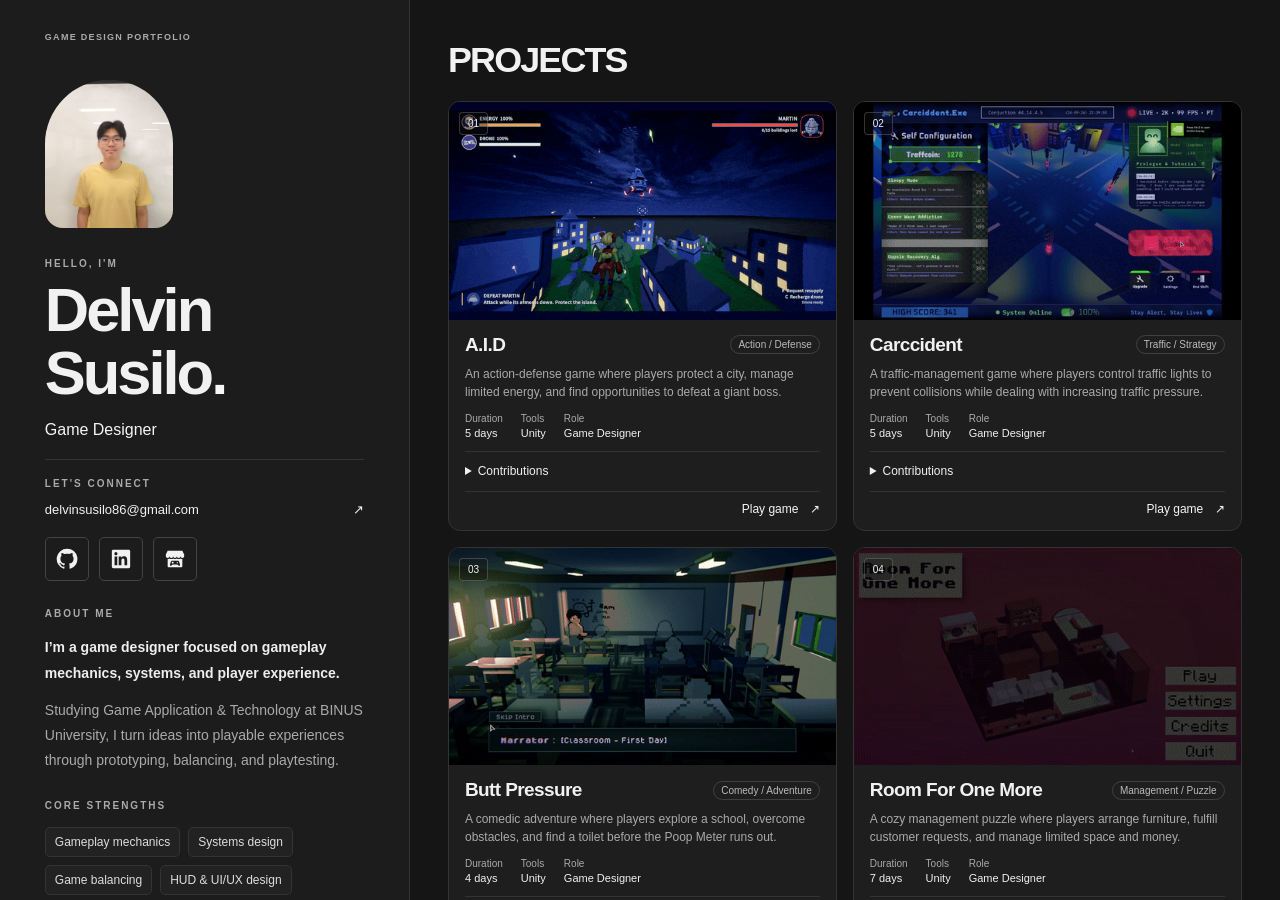
<file: index.html>
<!doctype html>
<html lang="en">
<head>
  <meta charset="utf-8">
  <meta name="viewport" content="width=device-width, initial-scale=1">
  <title>Delvin Susilo | Game Designer</title>
  <meta name="description" content="Game design projects by Delvin Susilo. Systems, progression, and player experience.">
  <link rel="stylesheet" href="style.css">
</head>
<body>
  <a class="skip-link" href="#projects">Skip to projects</a>
  <aside class="profile" aria-labelledby="profile-name">
    <div class="profile-top">
      <span class="eyebrow">Game design portfolio</span>
    </div>
    <div class="profile-content">
      <div class="portrait">
        <img src="assets/PhotoGuweh.jpeg" alt="Delvin Susilo" onerror="this.hidden=true">
      </div>
      <p class="eyebrow introduction">Hello, I'm</p>
      <h1 id="profile-name">Delvin <span class="surname">Susilo<span class="accent">.</span></span></h1>
      <p class="role">Game Designer</p>
      <div class="contact-block">
        <h2 class="eyebrow">Let's connect</h2>
        <a class="email" href="mailto:delvinsusilo86@gmail.com">delvinsusilo86@gmail.com <span aria-hidden="true">↗</span></a>
        <nav class="social-links" aria-label="Social links">
          <a href="https://github.com/Delv-Dev" aria-label="GitHub" title="GitHub">
            <svg viewBox="0 0 24 24" aria-hidden="true" focusable="false"><path fill="currentColor" d="M12 .75a11.25 11.25 0 0 0-3.558 21.923c.563.104.768-.244.768-.542 0-.267-.01-.974-.015-1.912-3.13.68-3.791-1.508-3.791-1.508-.512-1.3-1.25-1.646-1.25-1.646-1.022-.7.077-.686.077-.686 1.13.08 1.725 1.16 1.725 1.16 1.005 1.722 2.637 1.225 3.28.937.102-.728.393-1.225.715-1.507-2.498-.284-5.124-1.25-5.124-5.565 0-1.23.44-2.233 1.16-3.02-.116-.284-.503-1.43.11-2.98 0 0 .945-.303 3.094 1.154A10.79 10.79 0 0 1 12 6.18c.956.004 1.919.13 2.818.378 2.147-1.457 3.09-1.154 3.09-1.154.615 1.55.229 2.696.113 2.98.722.787 1.158 1.79 1.158 3.02 0 4.326-2.63 5.278-5.136 5.557.404.35.765 1.043.765 2.1 0 1.517-.014 2.74-.014 3.112 0 .3.203.65.774.54A11.252 11.252 0 0 0 12 .75Z"/></svg>
          </a>
          <a href="https://www.linkedin.com/in/delvin-susilo/" aria-label="LinkedIn" title="LinkedIn">
            <svg viewBox="0 0 24 24" aria-hidden="true" focusable="false"><path fill="currentColor" d="M20.447 2H3.553C2.695 2 2 2.678 2 3.514v16.972C2 21.322 2.695 22 3.553 22h16.894C21.305 22 22 21.322 22 20.486V3.514C22 2.678 21.305 2 20.447 2ZM7.93 18.747H4.962V9.203H7.93v9.544ZM6.446 7.9a1.72 1.72 0 1 1 0-3.44 1.72 1.72 0 0 1 0 3.44Zm12.3 10.847h-2.965v-4.642c0-1.107-.021-2.531-1.543-2.531-1.545 0-1.781 1.206-1.781 2.451v4.722H9.492V9.203h2.846v1.304h.04c.396-.751 1.364-1.543 2.807-1.543 3.002 0 3.557 1.976 3.557 4.546v5.237Z"/></svg>
          </a>
          <a href="https://dupow.itch.io/" aria-label="itch.io" title="itch.io">
            <svg viewBox="0 0 24 24" aria-hidden="true" focusable="false"><path fill="currentColor" d="M4 3h16l2 4v2a2 2 0 0 1-4 0 2 2 0 0 1-4 0 2 2 0 0 1-4 0 2 2 0 0 1-4 0 2 2 0 0 1-4 0V7l2-4ZM4 12a3.5 3.5 0 0 0 2-.63 3.5 3.5 0 0 0 4 0 3.5 3.5 0 0 0 4 0 3.5 3.5 0 0 0 4 0 3.5 3.5 0 0 0 2 .63v8a1 1 0 0 1-1 1H5a1 1 0 0 1-1-1v-8Z"/><path fill="#1c1c1c" d="M9 14h6c1 0 1.5.7 1.8 1.8l.7 2.6c.2.8-.7 1.4-1.3.9L14.5 18h-5l-1.7 1.3c-.6.5-1.5-.1-1.3-.9l.7-2.6C7.5 14.7 8 14 9 14Z"/><path stroke="currentColor" stroke-width="1.2" d="M9.5 15v2m-1-1h2"/><circle fill="currentColor" cx="14.5" cy="16" r=".7"/></svg>
          </a>
        </nav>
      </div>
      <section class="bio" aria-labelledby="about-title">
        <h2 id="about-title" class="eyebrow">About me</h2>
        <p><strong>I’m a game designer focused on gameplay mechanics, systems, and player experience.</strong></p>
        <p>Studying Game Application &amp; Technology at BINUS University, I turn ideas into playable experiences through prototyping, balancing, and playtesting.</p>
        <section class="about-skills" aria-labelledby="strengths-title">
          <h3 id="strengths-title" class="eyebrow">Core strengths</h3>
          <ul class="skill-tags">
            <li>Gameplay mechanics</li>
            <li>Systems design</li>
            <li>Game balancing</li>
            <li>HUD &amp; UI/UX design</li>
            <li>Playtesting &amp; iteration</li>
          </ul>
        </section>
        <section class="about-skills" aria-labelledby="tools-title">
          <h3 id="tools-title" class="eyebrow">Tools</h3>
          <ul class="tool-icons" aria-label="Software tools">
            <li><span class="tool-icon" tabindex="0" data-tooltip="Unity"><img src="assets/icons/unity.svg" alt="Unity" width="24" height="24"></span></li>
            <li><span class="tool-icon" tabindex="0" data-tooltip="Blender"><img src="assets/icons/blender.svg" alt="Blender" width="24" height="24"></span></li>
            <li><span class="tool-icon" tabindex="0" data-tooltip="MagicaVoxel"><img src="assets/icons/magicavoxel.png" alt="MagicaVoxel" width="24" height="24"></span></li>
            <li><span class="tool-icon" tabindex="0" data-tooltip="Aseprite"><img src="assets/icons/aseprite.svg" alt="Aseprite" width="24" height="24"></span></li>
            <li><span class="tool-icon" tabindex="0" data-tooltip="Miro"><img src="assets/icons/miro.svg" alt="Miro" width="24" height="24"></span></li>
            <li><span class="tool-icon" tabindex="0" data-tooltip="Figma"><img src="assets/icons/figma.svg" alt="Figma" width="24" height="24"></span></li>
          </ul>
        </section>
      </section>
    </div>
    <p class="profile-bottom">A little curiosity. A lot of play.</p>
  </aside>
  <main id="projects" tabindex="0" aria-labelledby="projects-title">
    <header class="projects-header">
      <h2 id="projects-title">PROJECTS</h2>
    </header>
    <div class="project-list">
      <article class="project project-aid">
        <div class="preview">
          <div class="preview-placeholder" aria-hidden="true"><span class="preview-kicker">Action / Defense</span><span class="preview-name">A.I.D</span><span class="preview-note">Gameplay preview coming soon</span></div>
          <img src="assets/aid.gif" alt="A.I.D gameplay" onerror="this.hidden=true">
          <span class="project-number">01</span>
        </div>
        <div class="project-copy">
          <div class="project-title"><h3><a class="project-link" href="projects/aid.html">A.I.D</a></h3><span class="genre">Action / Defense</span></div>
          <p>An action-defense game where players protect a city, manage limited energy, and find opportunities to defeat a giant boss.</p>
          <dl class="project-meta"><div><dt>Duration</dt><dd>5 days</dd></div><div><dt>Tools</dt><dd>Unity</dd></div><div><dt>Role</dt><dd>Game Designer</dd></div></dl>
          <details class="contributions">
            <summary>Contributions</summary>
            <p>I shaped and refined gameplay rules during development and subsequent polishing, including player survivability, defeat conditions, energy management, and the support drone’s behavior. I established that the player character should remain invulnerable, with failure tied to city destruction and encounter objectives.</p>
            <p>I directed refinements to the relationship between the player and the drone, including toggle-based resupply and recharge controls. I also specified that energy should not regenerate passively, keeping the drone central to resource management.</p>
            <p>For the boss encounter, I contributed to the refinement of phase interactions and proposed rewarding redirected missiles by shortening Martin’s shield duration.</p>
            <p>I also directed HUD and presentation improvements, prioritizing energy visibility, boss health, building losses, and drone-state feedback. My polish work extended to the nighttime visual direction, combat effects, menu presentation, and replay flow.</p>
            <p>During the polishing stage, I used AI-assisted coding support to implement and troubleshoot changes, while providing design requirements and feedback.</p>
          </details>
          <footer class="project-footer"><a href="https://dupow.itch.io/aid">Play game <span aria-hidden="true">↗</span></a></footer>
        </div>
      </article>
      <article class="project project-carccident">
        <div class="preview">
          <div class="preview-placeholder" aria-hidden="true"><span class="preview-kicker">Traffic / Strategy</span><span class="preview-name">Carccident</span><span class="preview-note">Gameplay preview coming soon</span></div>
          <img src="assets/carccident.gif" alt="Carccident gameplay" loading="lazy" onerror="this.hidden=true">
          <span class="project-number">02</span>
        </div>
        <div class="project-copy">
          <div class="project-title"><h3><a class="project-link" href="projects/carccident.html">Carccident</a></h3><span class="genre">Traffic / Strategy</span></div>
          <p>A traffic-management game where players control traffic lights to prevent collisions while dealing with increasing traffic pressure.</p>
          <dl class="project-meta"><div><dt>Duration</dt><dd>5 days</dd></div><div><dt>Tools</dt><dd>Unity</dd></div><div><dt>Role</dt><dd>Game Designer</dd></div></dl>
          <details class="contributions">
            <summary>Contributions</summary>
            <p>Designed the core traffic-control mechanics and intersection layouts, shaping how players manage competing traffic flows. Worked on gameplay balancing to create challenging situations while keeping the rules understandable.</p>
          </details>
          <footer class="project-footer"><a href="https://natookie.itch.io/carccident">Play game <span aria-hidden="true">↗</span></a></footer>
        </div>
      </article>
      <article class="project project-butt">
        <div class="preview">
          <div class="preview-placeholder" aria-hidden="true"><span class="preview-kicker">Comedy / Adventure</span><span class="preview-name">Butt Pressure</span><span class="preview-note">Gameplay preview coming soon</span></div>
          <img src="assets/butt-pressure.gif" alt="Butt Pressure gameplay" loading="lazy" onerror="this.hidden=true">
          <span class="project-number">03</span>
        </div>
        <div class="project-copy">
          <div class="project-title"><h3><a class="project-link" href="projects/butt-pressure.html">Butt Pressure</a></h3><span class="genre">Comedy / Adventure</span></div>
          <p>A comedic adventure where players explore a school, overcome obstacles, and find a toilet before the Poop Meter runs out.</p>
          <dl class="project-meta"><div><dt>Duration</dt><dd>4 days</dd></div><div><dt>Tools</dt><dd>Unity</dd></div><div><dt>Role</dt><dd>Game Designer</dd></div></dl>
          <details class="contributions">
            <summary>Contributions</summary>
            <p>Minigame design, Poop Meter system, and supporting asset selection, including fonts and sound effects.</p>
          </details>
          <footer class="project-footer"><a href="https://dupow.itch.io/butt-pressure">Play game <span aria-hidden="true">↗</span></a></footer>
        </div>
      </article>
      <article class="project project-room">
        <div class="preview">
          <div class="preview-placeholder" aria-hidden="true"><span class="preview-kicker">Management / Puzzle</span><span class="preview-name">Room For<br>One More</span><span class="preview-note">Gameplay preview coming soon</span></div>
          <img src="assets/room-for-one-more.gif" alt="Room For One More gameplay" loading="lazy" onerror="this.hidden=true">
          <span class="project-number">04</span>
        </div>
        <div class="project-copy">
          <div class="project-title"><h3><a class="project-link" href="projects/room-for-one-more.html">Room For One More</a></h3><span class="genre">Management / Puzzle</span></div>
          <p>A cozy management puzzle where players arrange furniture, fulfill customer requests, and manage limited space and money.</p>
          <dl class="project-meta"><div><dt>Duration</dt><dd>7 days</dd></div><div><dt>Tools</dt><dd>Unity</dd></div><div><dt>Role</dt><dd>Game Designer</dd></div></dl>
          <details class="contributions">
            <summary>Contributions</summary>
            <p><strong>Personal Contributions — Game Designer</strong></p>
            <p>Created the initial concept for the “Limited Space” theme, inspired by the room customization in PewDiePie’s Tuber Simulator. Designed the initial core loop around a starting budget, requests from a grandmother character, and purchasing and arranging furniture within a limited room.</p>
            <p>Collaborated with another game designer to develop the game flow, furniture database, and task requirements, including furniture prices, dimensions, stats, and task rewards. I also contributed ideas for several furniture items.</p>
            <p>During team discussions, I proposed limiting furniture sales per round to preserve the challenge of limited space, and contributed to the tipping system as an additional source of income. Both systems were implemented. The game still requires further balancing between budget, task demands, and room capacity.</p>
          </details>
          <footer class="project-footer"><a href="https://maximillian520.itch.io/room-for-one-more">Play game <span aria-hidden="true">↗</span></a></footer>
        </div>
      </article>
    </div>
    <footer class="page-footer"><span>Delvin Susilo · Game Design</span><a href="#projects">Back to top ↑</a></footer>
  </main>
</body>
</html>
</file>
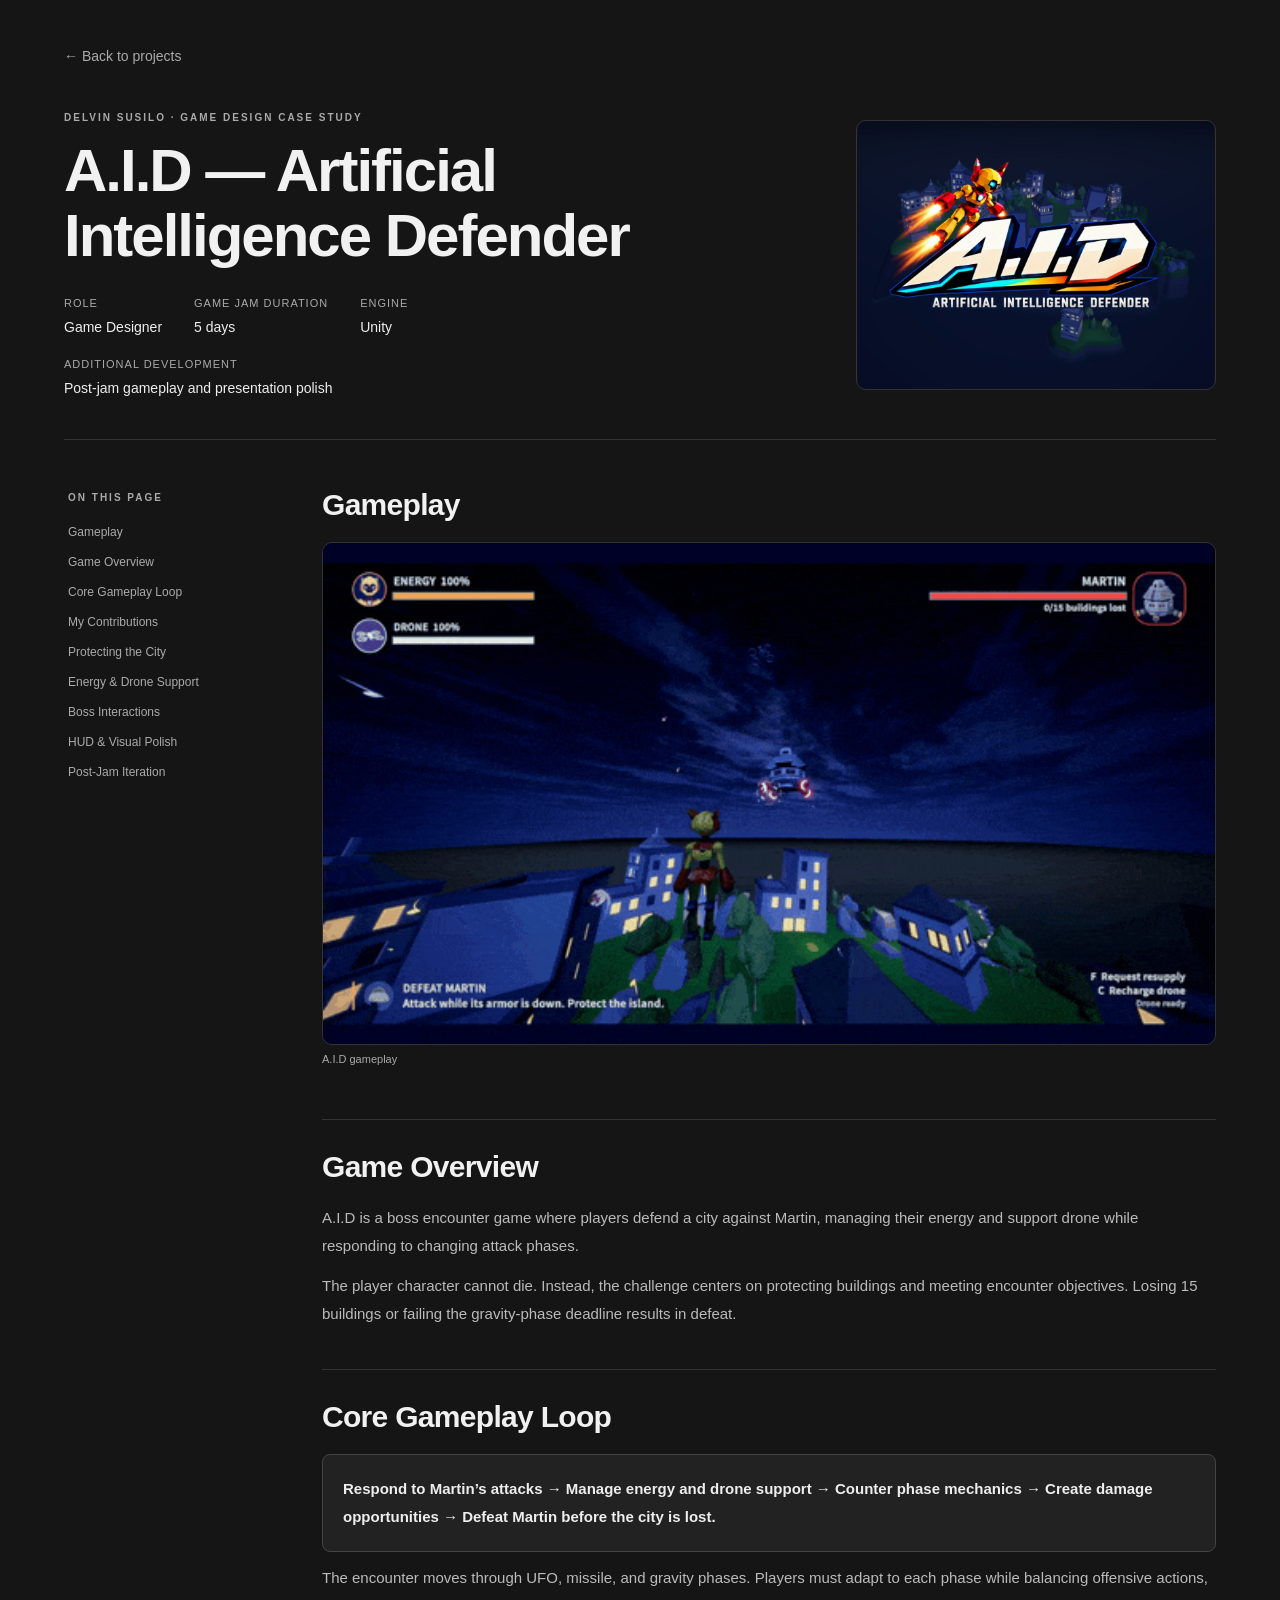
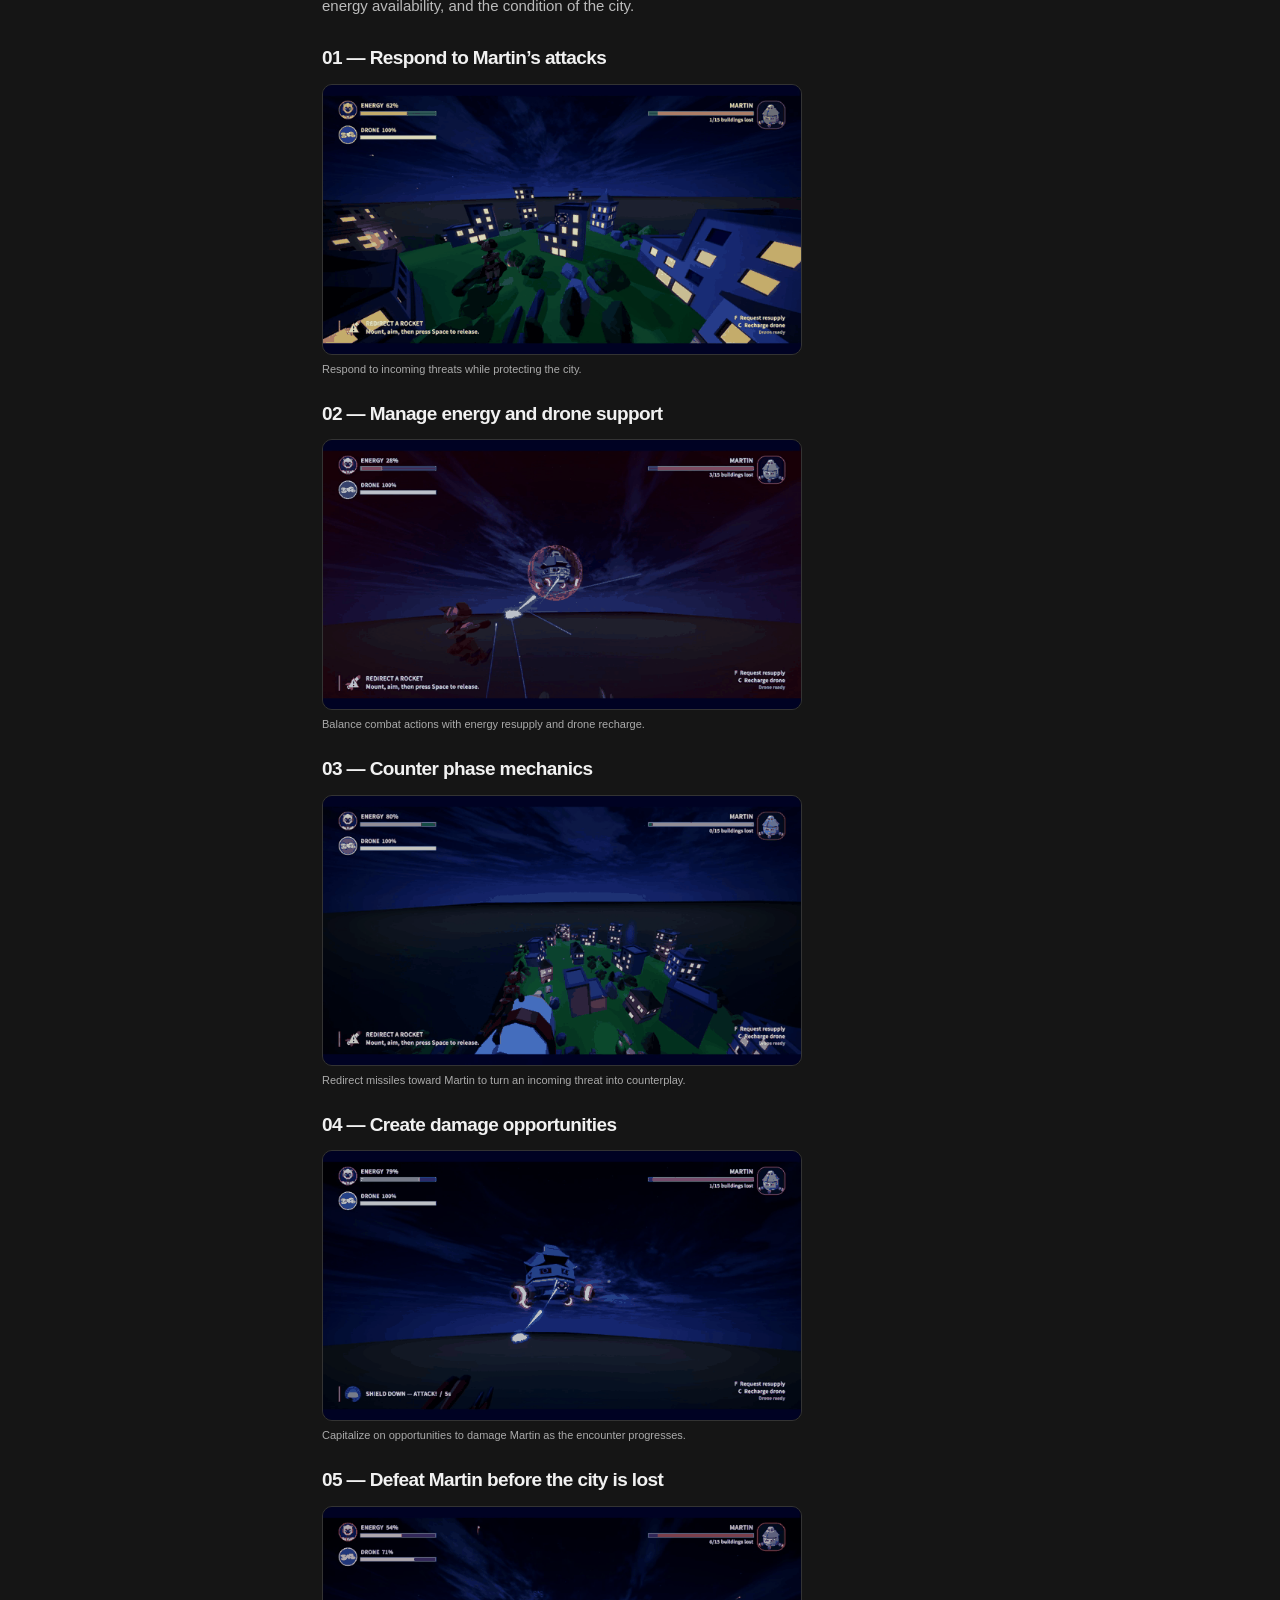
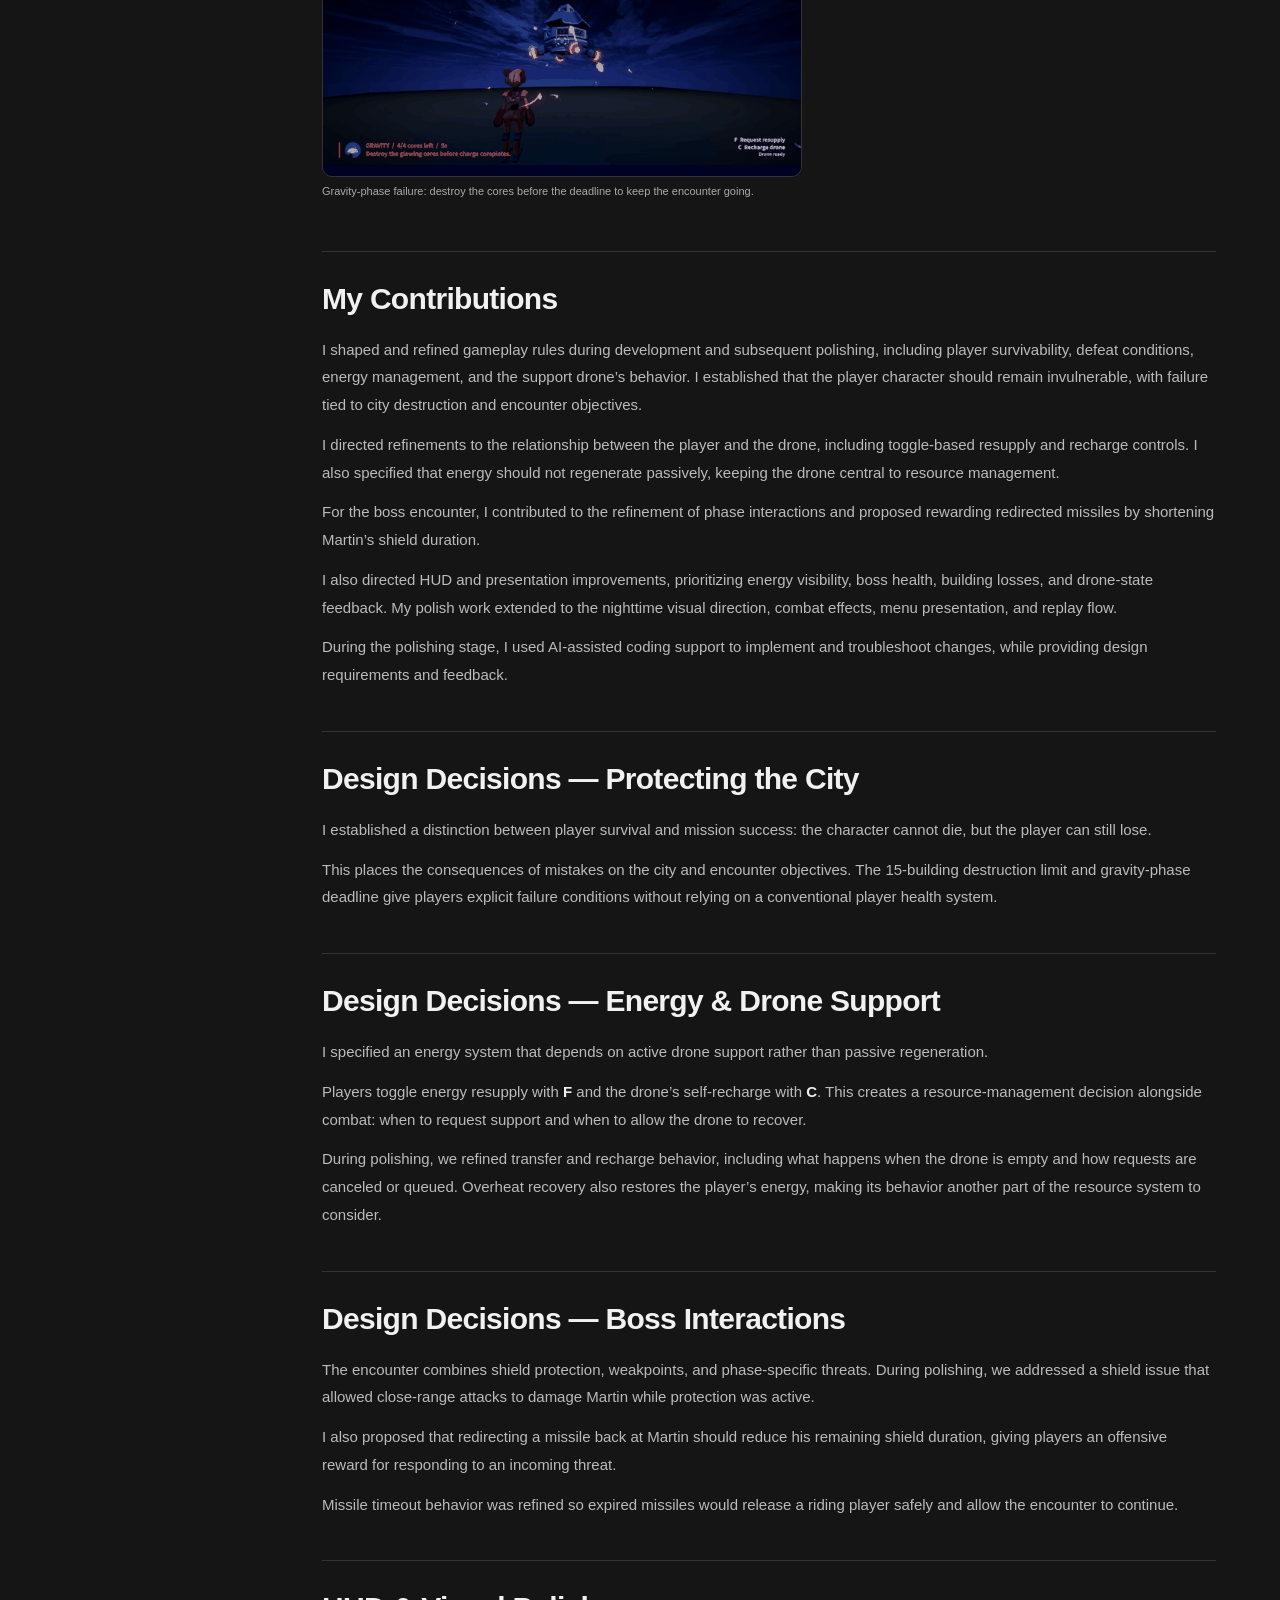
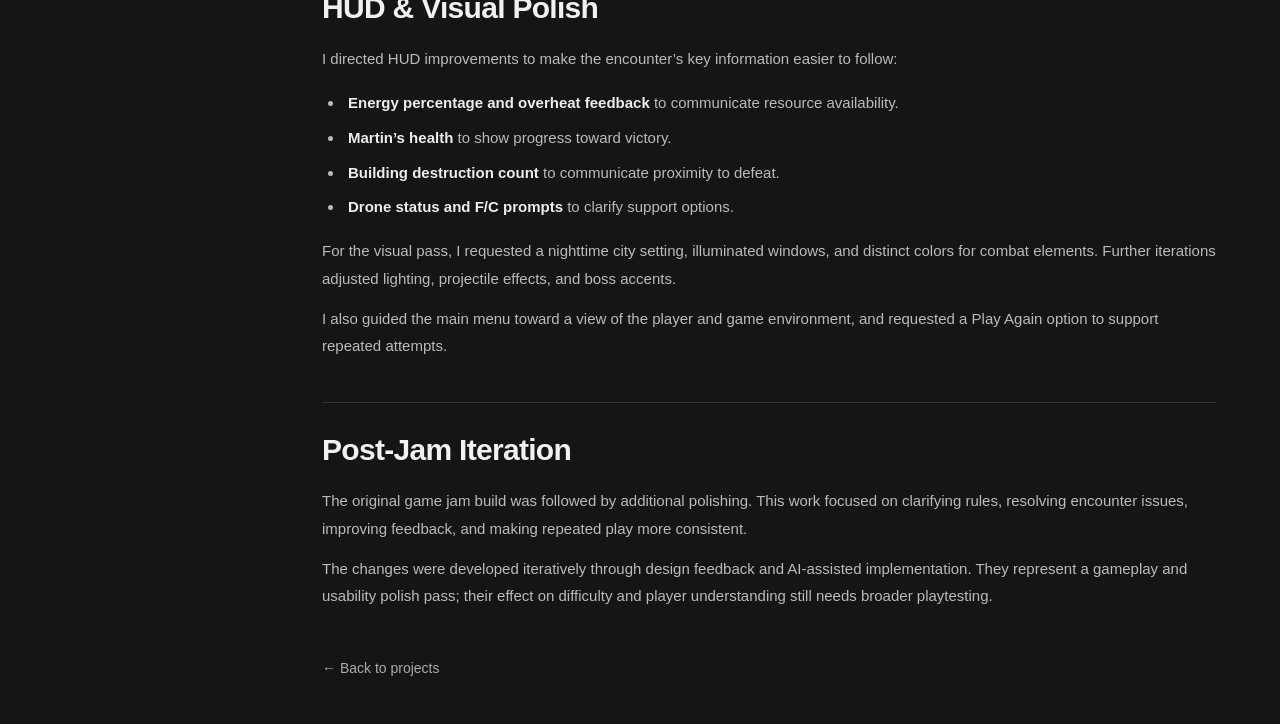
<file: projects/aid.html>
<!doctype html>
<html lang="en">
<head>
  <meta charset="utf-8">
  <meta name="viewport" content="width=device-width, initial-scale=1">
  <meta name="description" content="A.I.D — game design case study by Delvin Susilo.">
  <title>A.I.D | Delvin Susilo</title>
  <link rel="stylesheet" href="../style.css">
</head>
<body class="project-page">
  <a class="skip-link" href="#case-content">Skip to case study</a>
  <main class="project-detail case-study" aria-labelledby="game-title">
    <a class="back-link" href="../index.html#projects">← Back to projects</a>
    <header class="detail-header">
      <div class="detail-intro">
        <p class="eyebrow">Delvin Susilo · Game Design Case Study</p>
      <h1 id="game-title">A.I.D — Artificial Intelligence Defender</h1>
      <dl class="detail-meta"><div><dt>Role</dt><dd>Game Designer</dd></div><div><dt>Game Jam Duration</dt><dd>5 days</dd></div><div><dt>Engine</dt><dd>Unity</dd></div><div><dt>Additional Development</dt><dd>Post-jam gameplay and presentation polish</dd></div></dl>
      </div>
      <figure class="case-preview project-cover">
        <img src="../assets/AID%20PNG.jpeg" alt="A.I.D — Artificial Intelligence Defender cover art" width="1050" height="789">
      </figure>
    </header>
    <div class="case-layout">
      <nav class="case-nav" aria-label="Case study sections">
        <p class="eyebrow">On this page</p>
        <a href="#gameplay">Gameplay</a>
        <a href="#game-description">Game Overview</a>
        <a href="#core-loop">Core Gameplay Loop</a>
        <a href="#personal-contributions">My Contributions</a>
        <a href="#design-breakdown">Protecting the City</a>
        <a href="#energy-drone">Energy &amp; Drone Support</a>
        <a href="#boss-interactions">Boss Interactions</a>
        <a href="#hud-visual-polish">HUD &amp; Visual Polish</a>
        <a href="#post-jam">Post-Jam Iteration</a>
      </nav>
      <div class="case-content" id="case-content" tabindex="-1">
        <section class="case-section" id="gameplay">
          <h2>Gameplay</h2>
          <figure class="case-preview">
            <img src="../assets/aid.gif" alt="A.I.D gameplay" loading="lazy">
            <figcaption>A.I.D gameplay</figcaption>
          </figure>
        </section>
        <section class="case-section" id="game-description">
          <h2>Game Overview</h2>
          <p>A.I.D is a boss encounter game where players defend a city against Martin, managing their energy and support drone while responding to changing attack phases.</p>
          <p>The player character cannot die. Instead, the challenge centers on protecting buildings and meeting encounter objectives. Losing 15 buildings or failing the gravity-phase deadline results in defeat.</p>
        </section>
        <section class="case-section" id="core-loop">
          <h2>Core Gameplay Loop</h2>
          <p class="gameplay-loop"><strong>Respond to Martin’s attacks → Manage energy and drone support → Counter phase mechanics → Create damage opportunities → Defeat Martin before the city is lost.</strong></p>
          <p>The encounter moves through UFO, missile, and gravity phases. Players must adapt to each phase while balancing offensive actions, energy availability, and the condition of the city.</p>
          <div class="core-loop-steps">
            <h3>01 — Respond to Martin’s attacks</h3>
            <figure class="case-preview">
              <img src="../assets/aid-core-loop/01-respond-to-attacks.gif" alt="Player responding to Martin’s incoming attacks above the city" width="640" height="360" loading="lazy">
              <figcaption>Respond to incoming threats while protecting the city.</figcaption>
            </figure>
            <h3>02 — Manage energy and drone support</h3>
            <figure class="case-preview">
              <img src="../assets/aid-core-loop/02-energy-and-drone.gif" alt="Support drone transferring energy to the player during combat" width="640" height="360" loading="lazy">
              <figcaption>Balance combat actions with energy resupply and drone recharge.</figcaption>
            </figure>
            <h3>03 — Counter phase mechanics</h3>
            <figure class="case-preview">
              <img src="../assets/aid-core-loop/03-redirect-missile.gif" alt="Player riding and redirecting a missile toward Martin" width="640" height="360" loading="lazy">
              <figcaption>Redirect missiles toward Martin to turn an incoming threat into counterplay.</figcaption>
            </figure>
            <h3>04 — Create damage opportunities</h3>
            <figure class="case-preview">
              <img src="../assets/aid-core-loop/04-damage-opportunity.gif" alt="Player engaging Martin at close range to create a damage opportunity" width="640" height="360" loading="lazy">
              <figcaption>Capitalize on opportunities to damage Martin as the encounter progresses.</figcaption>
            </figure>
            <h3>05 — Defeat Martin before the city is lost</h3>
            <figure class="case-preview">
              <img src="../assets/aid-core-loop/05-gravity-failure-optional.gif" alt="Gravity-phase countdown illustrating the encounter’s failure condition" width="640" height="360" loading="lazy">
              <figcaption>Gravity-phase failure: destroy the cores before the deadline to keep the encounter going.</figcaption>
            </figure>
          </div>
        </section>
        <section class="case-section" id="personal-contributions">
          <h2>My Contributions</h2>
          <p>I shaped and refined gameplay rules during development and subsequent polishing, including player survivability, defeat conditions, energy management, and the support drone’s behavior. I established that the player character should remain invulnerable, with failure tied to city destruction and encounter objectives.</p>
          <p>I directed refinements to the relationship between the player and the drone, including toggle-based resupply and recharge controls. I also specified that energy should not regenerate passively, keeping the drone central to resource management.</p>
          <p>For the boss encounter, I contributed to the refinement of phase interactions and proposed rewarding redirected missiles by shortening Martin’s shield duration.</p>
          <p>I also directed HUD and presentation improvements, prioritizing energy visibility, boss health, building losses, and drone-state feedback. My polish work extended to the nighttime visual direction, combat effects, menu presentation, and replay flow.</p>
          <p>During the polishing stage, I used AI-assisted coding support to implement and troubleshoot changes, while providing design requirements and feedback.</p>
        </section>
        <section class="case-section" id="design-breakdown">
          <h2>Design Decisions — Protecting the City</h2>
          <p>I established a distinction between player survival and mission success: the character cannot die, but the player can still lose.</p>
          <p>This places the consequences of mistakes on the city and encounter objectives. The 15-building destruction limit and gravity-phase deadline give players explicit failure conditions without relying on a conventional player health system.</p>
        </section>
        <section class="case-section" id="energy-drone">
          <h2>Design Decisions — Energy &amp; Drone Support</h2>
          <p>I specified an energy system that depends on active drone support rather than passive regeneration.</p>
          <p>Players toggle energy resupply with <strong>F</strong> and the drone’s self-recharge with <strong>C</strong>. This creates a resource-management decision alongside combat: when to request support and when to allow the drone to recover.</p>
          <p>During polishing, we refined transfer and recharge behavior, including what happens when the drone is empty and how requests are canceled or queued. Overheat recovery also restores the player’s energy, making its behavior another part of the resource system to consider.</p>
        </section>
        <section class="case-section" id="boss-interactions">
          <h2>Design Decisions — Boss Interactions</h2>
          <p>The encounter combines shield protection, weakpoints, and phase-specific threats. During polishing, we addressed a shield issue that allowed close-range attacks to damage Martin while protection was active.</p>
          <p>I also proposed that redirecting a missile back at Martin should reduce his remaining shield duration, giving players an offensive reward for responding to an incoming threat.</p>
          <p>Missile timeout behavior was refined so expired missiles would release a riding player safely and allow the encounter to continue.</p>
        </section>
        <section class="case-section" id="hud-visual-polish">
          <h2>HUD &amp; Visual Polish</h2>
          <p>I directed HUD improvements to make the encounter’s key information easier to follow:</p>
          <ul>
            <li><strong>Energy percentage and overheat feedback</strong> to communicate resource availability.</li>
            <li><strong>Martin’s health</strong> to show progress toward victory.</li>
            <li><strong>Building destruction count</strong> to communicate proximity to defeat.</li>
            <li><strong>Drone status and F/C prompts</strong> to clarify support options.</li>
          </ul>
          <p>For the visual pass, I requested a nighttime city setting, illuminated windows, and distinct colors for combat elements. Further iterations adjusted lighting, projectile effects, and boss accents.</p>
          <p>I also guided the main menu toward a view of the player and game environment, and requested a Play Again option to support repeated attempts.</p>
        </section>
        <section class="case-section" id="post-jam">
          <h2>Post-Jam Iteration</h2>
          <p>The original game jam build was followed by additional polishing. This work focused on clarifying rules, resolving encounter issues, improving feedback, and making repeated play more consistent.</p>
          <p>The changes were developed iteratively through design feedback and AI-assisted implementation. They represent a gameplay and usability polish pass; their effect on difficulty and player understanding still needs broader playtesting.</p>
        </section>
        <a class="back-link" href="../index.html#projects">← Back to projects</a>
      </div>
    </div>
  </main>
</body>
</html>
</file>
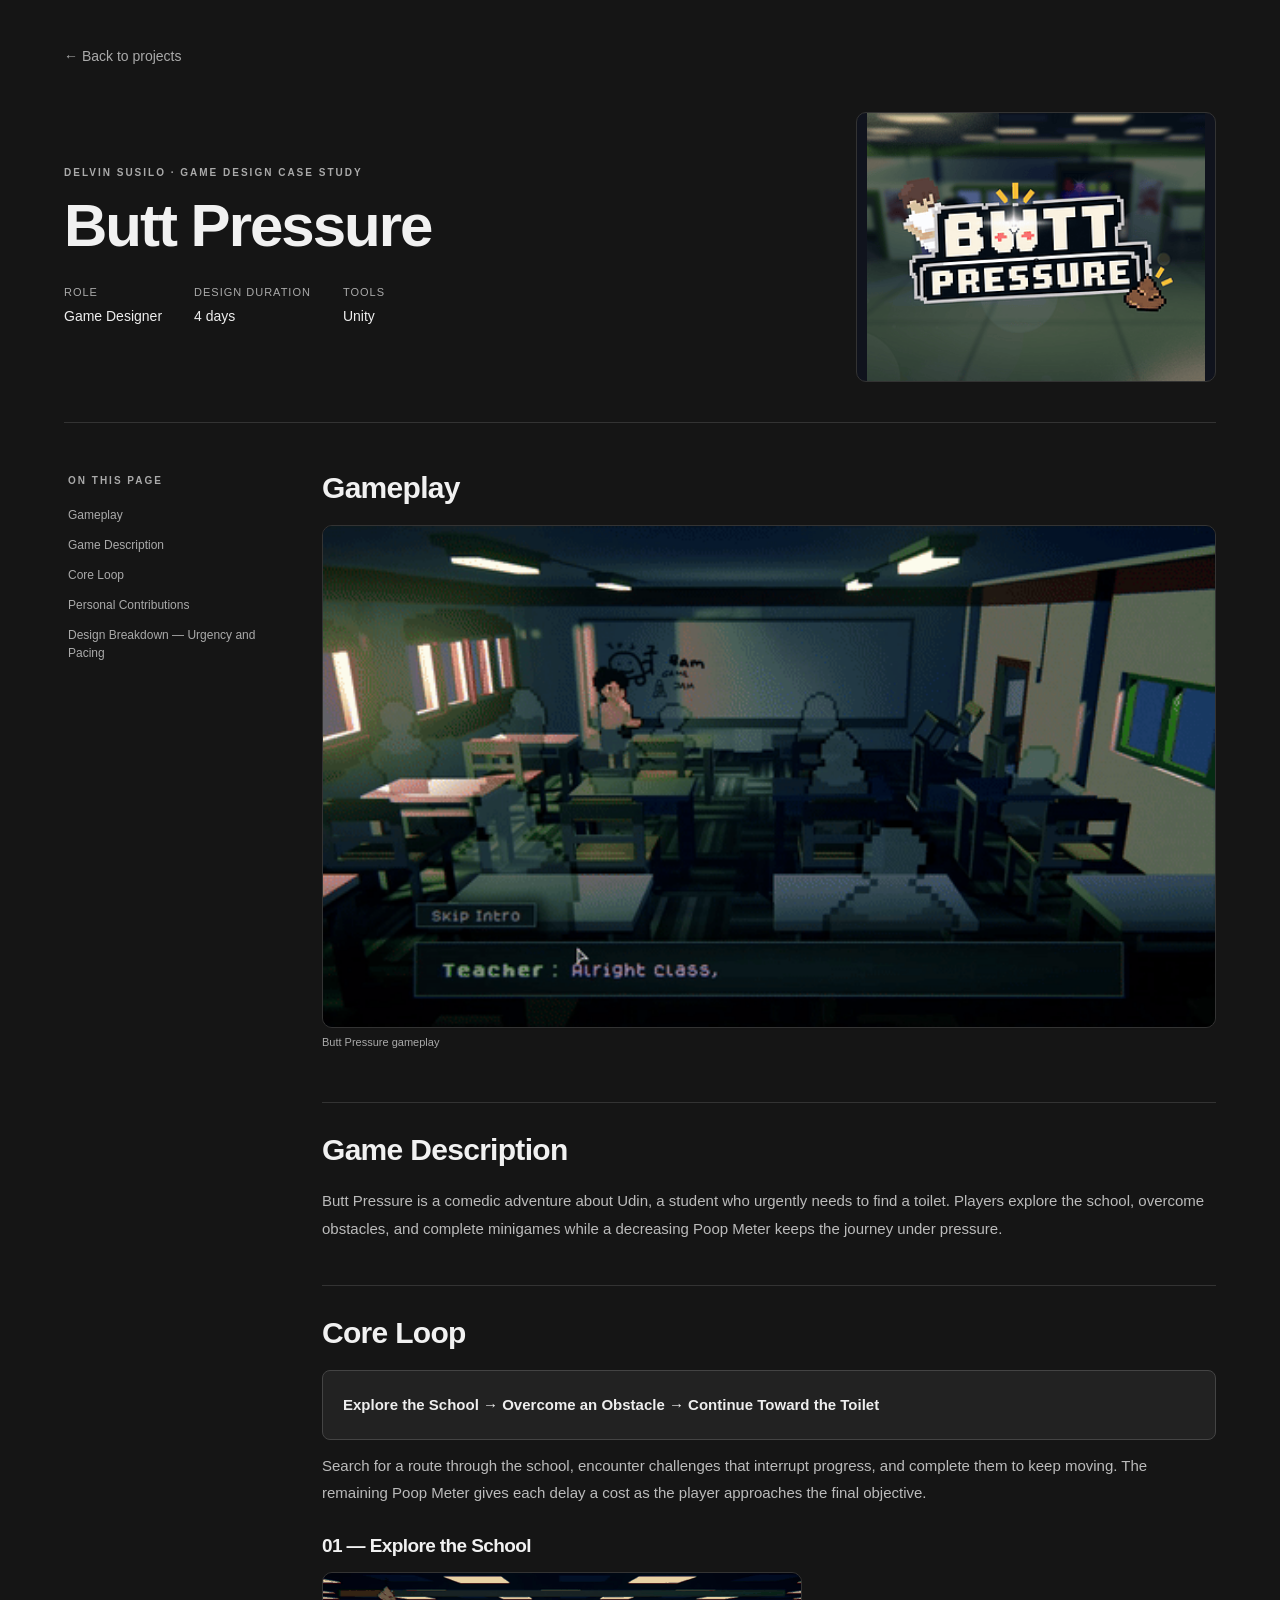
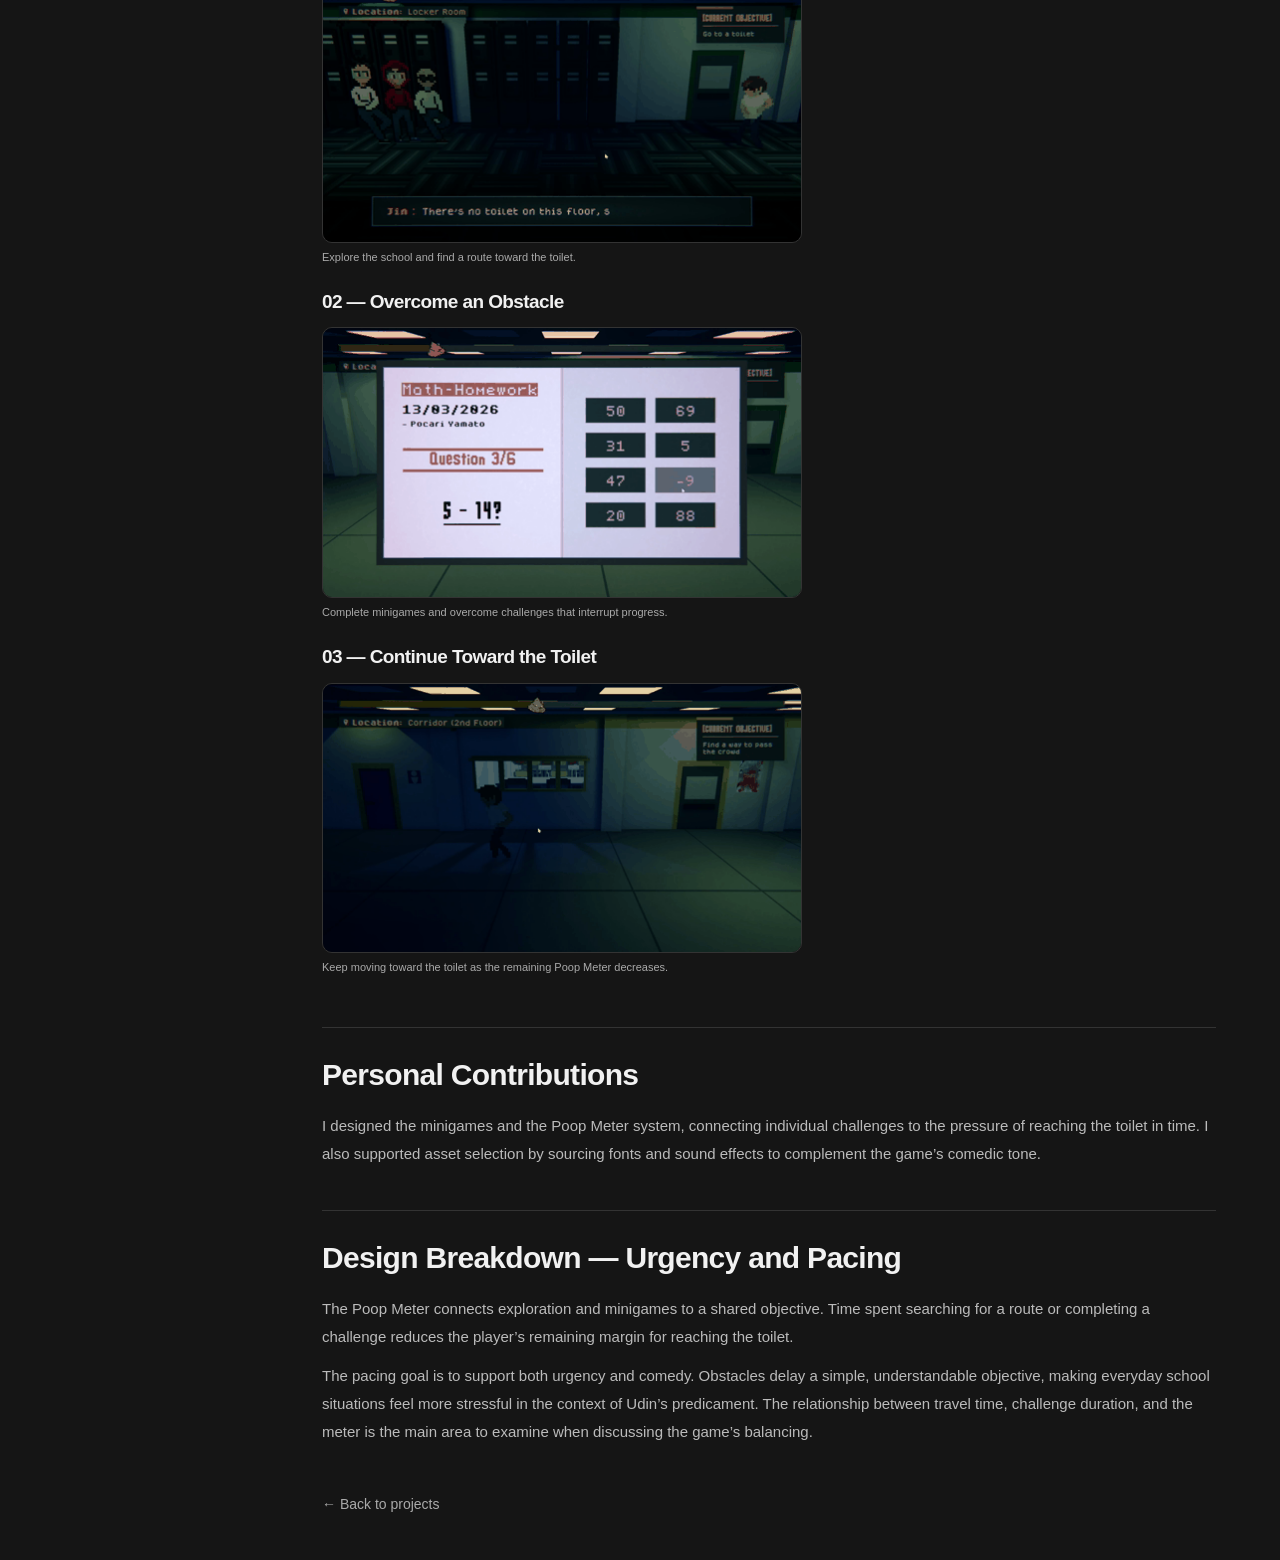
<file: projects/butt-pressure.html>
<!doctype html>
<html lang="en">
<head>
  <meta charset="utf-8">
  <meta name="viewport" content="width=device-width, initial-scale=1">
  <meta name="description" content="Butt Pressure — game design case study by Delvin Susilo.">
  <title>Butt Pressure | Delvin Susilo</title>
  <link rel="stylesheet" href="../style.css">
</head>
<body class="project-page">
  <a class="skip-link" href="#case-content">Skip to case study</a>
  <main class="project-detail case-study" aria-labelledby="game-title">
    <a class="back-link" href="../index.html#projects">← Back to projects</a>
    <header class="detail-header">
      <div class="detail-intro">
        <p class="eyebrow">Delvin Susilo · Game Design Case Study</p>
      <h1 id="game-title">Butt Pressure</h1>
      <dl class="detail-meta"><div><dt>Role</dt><dd>Game Designer</dd></div><div><dt>Design Duration</dt><dd>4 days</dd></div><div><dt>Tools</dt><dd>Unity</dd></div></dl>
      </div>
      <figure class="case-preview project-cover">
        <img src="../assets/butt-pressure.png" alt="Butt Pressure cover art" width="315" height="250">
      </figure>
    </header>
    <div class="case-layout">
      <nav class="case-nav" aria-label="Case study sections">
        <p class="eyebrow">On this page</p>
        <a href="#gameplay">Gameplay</a>
        <a href="#game-description">Game Description</a>
        <a href="#core-loop">Core Loop</a>
        <a href="#personal-contributions">Personal Contributions</a>
        <a href="#design-breakdown">Design Breakdown — Urgency and Pacing</a>
      </nav>
      <div class="case-content" id="case-content" tabindex="-1">
        <section class="case-section" id="gameplay">
          <h2>Gameplay</h2>
          <figure class="case-preview">
            <img src="../assets/butt-pressure.gif" alt="Butt Pressure gameplay" loading="lazy">
            <figcaption>Butt Pressure gameplay</figcaption>
          </figure>
        </section>
        <section class="case-section" id="game-description">
          <h2>Game Description</h2>
          <p>Butt Pressure is a comedic adventure about Udin, a student who urgently needs to find a toilet. Players explore the school, overcome obstacles, and complete minigames while a decreasing Poop Meter keeps the journey under pressure.</p>
        </section>
        <section class="case-section" id="core-loop">
          <h2>Core Loop</h2>
          <p class="gameplay-loop"><strong>Explore the School → Overcome an Obstacle → Continue Toward the Toilet</strong></p>
          <p>Search for a route through the school, encounter challenges that interrupt progress, and complete them to keep moving. The remaining Poop Meter gives each delay a cost as the player approaches the final objective.</p>
          <div class="core-loop-steps">
            <h3>01 — Explore the School</h3>
            <figure class="case-preview">
              <img src="../assets/butt-pressure-core-loop/01-explore-the-school.gif" alt="Udin exploring the school locker room and talking to other students" width="480" height="270" loading="lazy">
              <figcaption>Explore the school and find a route toward the toilet.</figcaption>
            </figure>
            <h3>02 — Overcome an Obstacle</h3>
            <figure class="case-preview">
              <img src="../assets/butt-pressure-core-loop/02-overcome-an-obstacle.gif" alt="Solving a math homework minigame to overcome an obstacle" width="480" height="270" loading="lazy">
              <figcaption>Complete minigames and overcome challenges that interrupt progress.</figcaption>
            </figure>
            <h3>03 — Continue Toward the Toilet</h3>
            <figure class="case-preview">
              <img src="../assets/butt-pressure-core-loop/03-continue-toward-the-toilet.gif" alt="Udin continuing through the school corridor toward the toilet" width="480" height="270" loading="lazy">
              <figcaption>Keep moving toward the toilet as the remaining Poop Meter decreases.</figcaption>
            </figure>
          </div>
        </section>
        <section class="case-section" id="personal-contributions">
          <h2>Personal Contributions</h2>
          <p>I designed the minigames and the Poop Meter system, connecting individual challenges to the pressure of reaching the toilet in time. I also supported asset selection by sourcing fonts and sound effects to complement the game’s comedic tone.</p>
        </section>
        <section class="case-section" id="design-breakdown">
          <h2>Design Breakdown — Urgency and Pacing</h2>
          <p>The Poop Meter connects exploration and minigames to a shared objective. Time spent searching for a route or completing a challenge reduces the player’s remaining margin for reaching the toilet.</p>
          <p>The pacing goal is to support both urgency and comedy. Obstacles delay a simple, understandable objective, making everyday school situations feel more stressful in the context of Udin’s predicament. The relationship between travel time, challenge duration, and the meter is the main area to examine when discussing the game’s balancing.</p>
        </section>
        <a class="back-link" href="../index.html#projects">← Back to projects</a>
      </div>
    </div>
  </main>
</body>
</html>
</file>
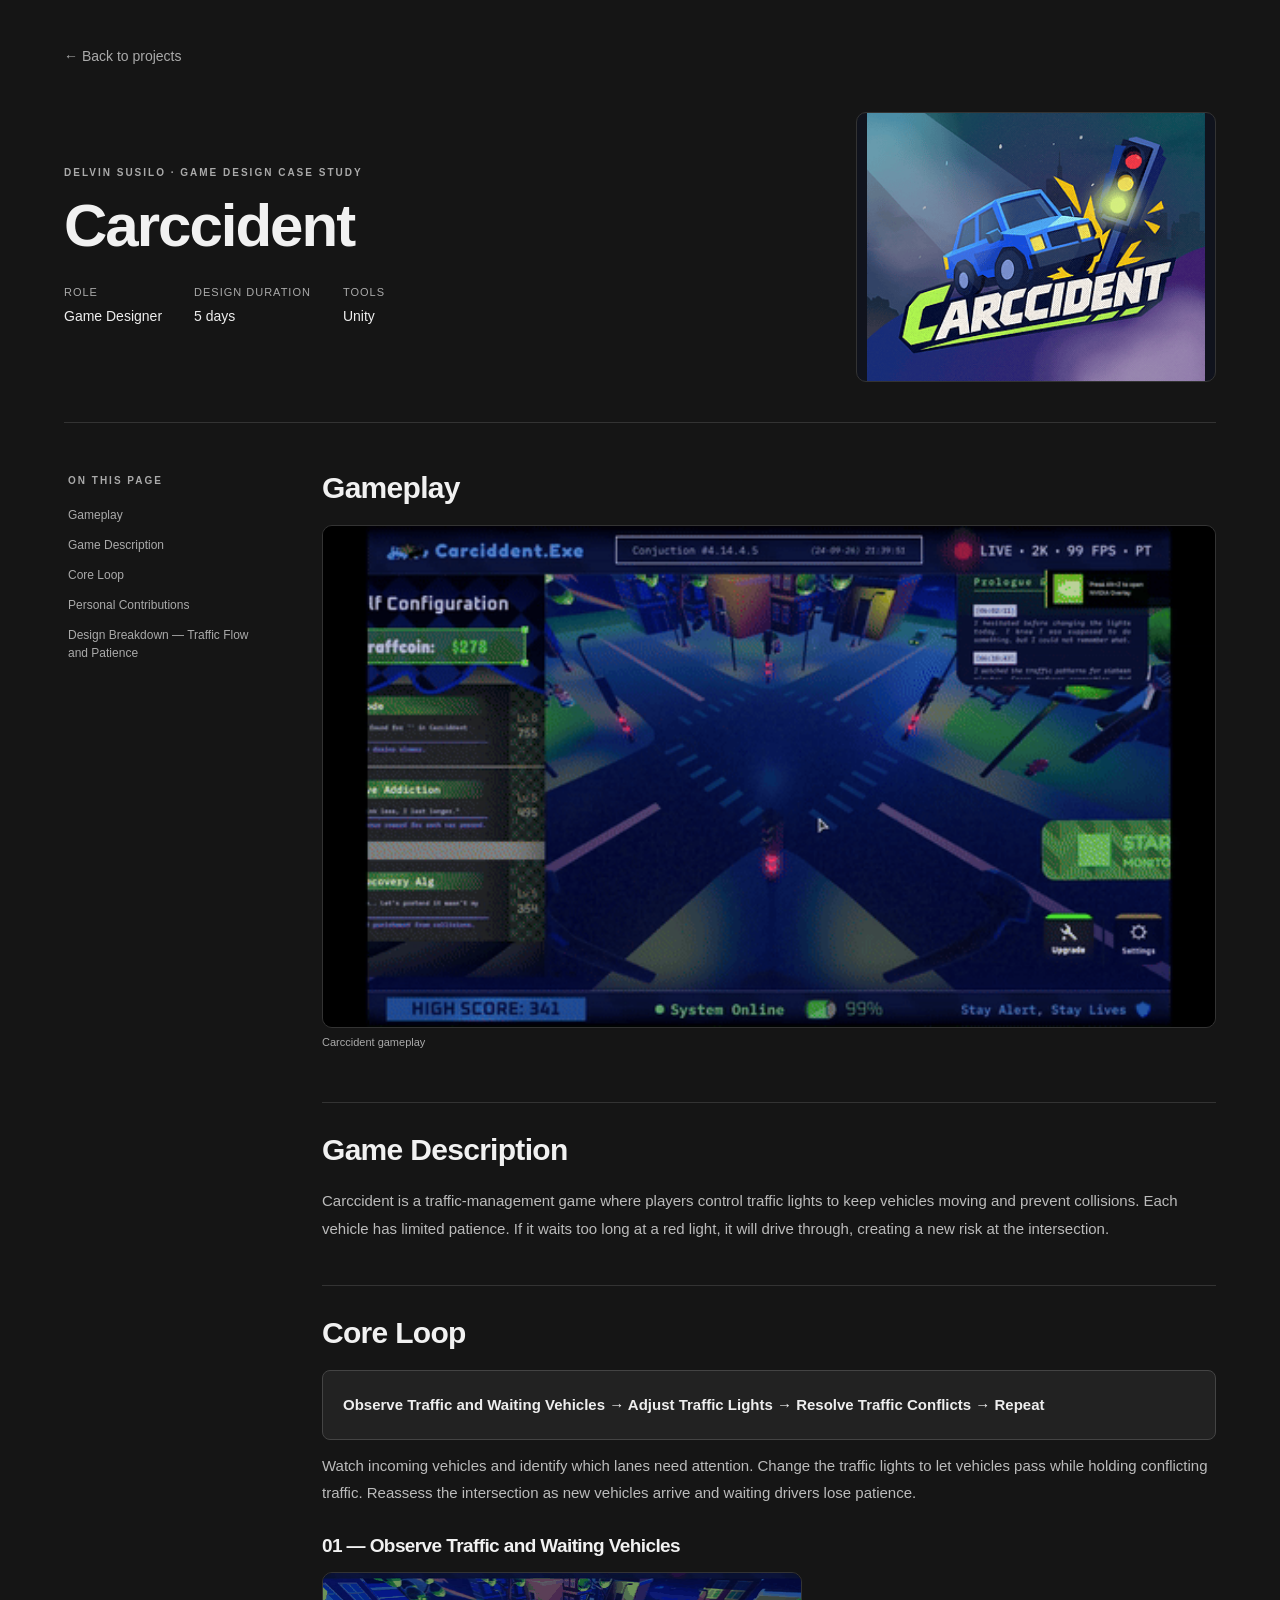
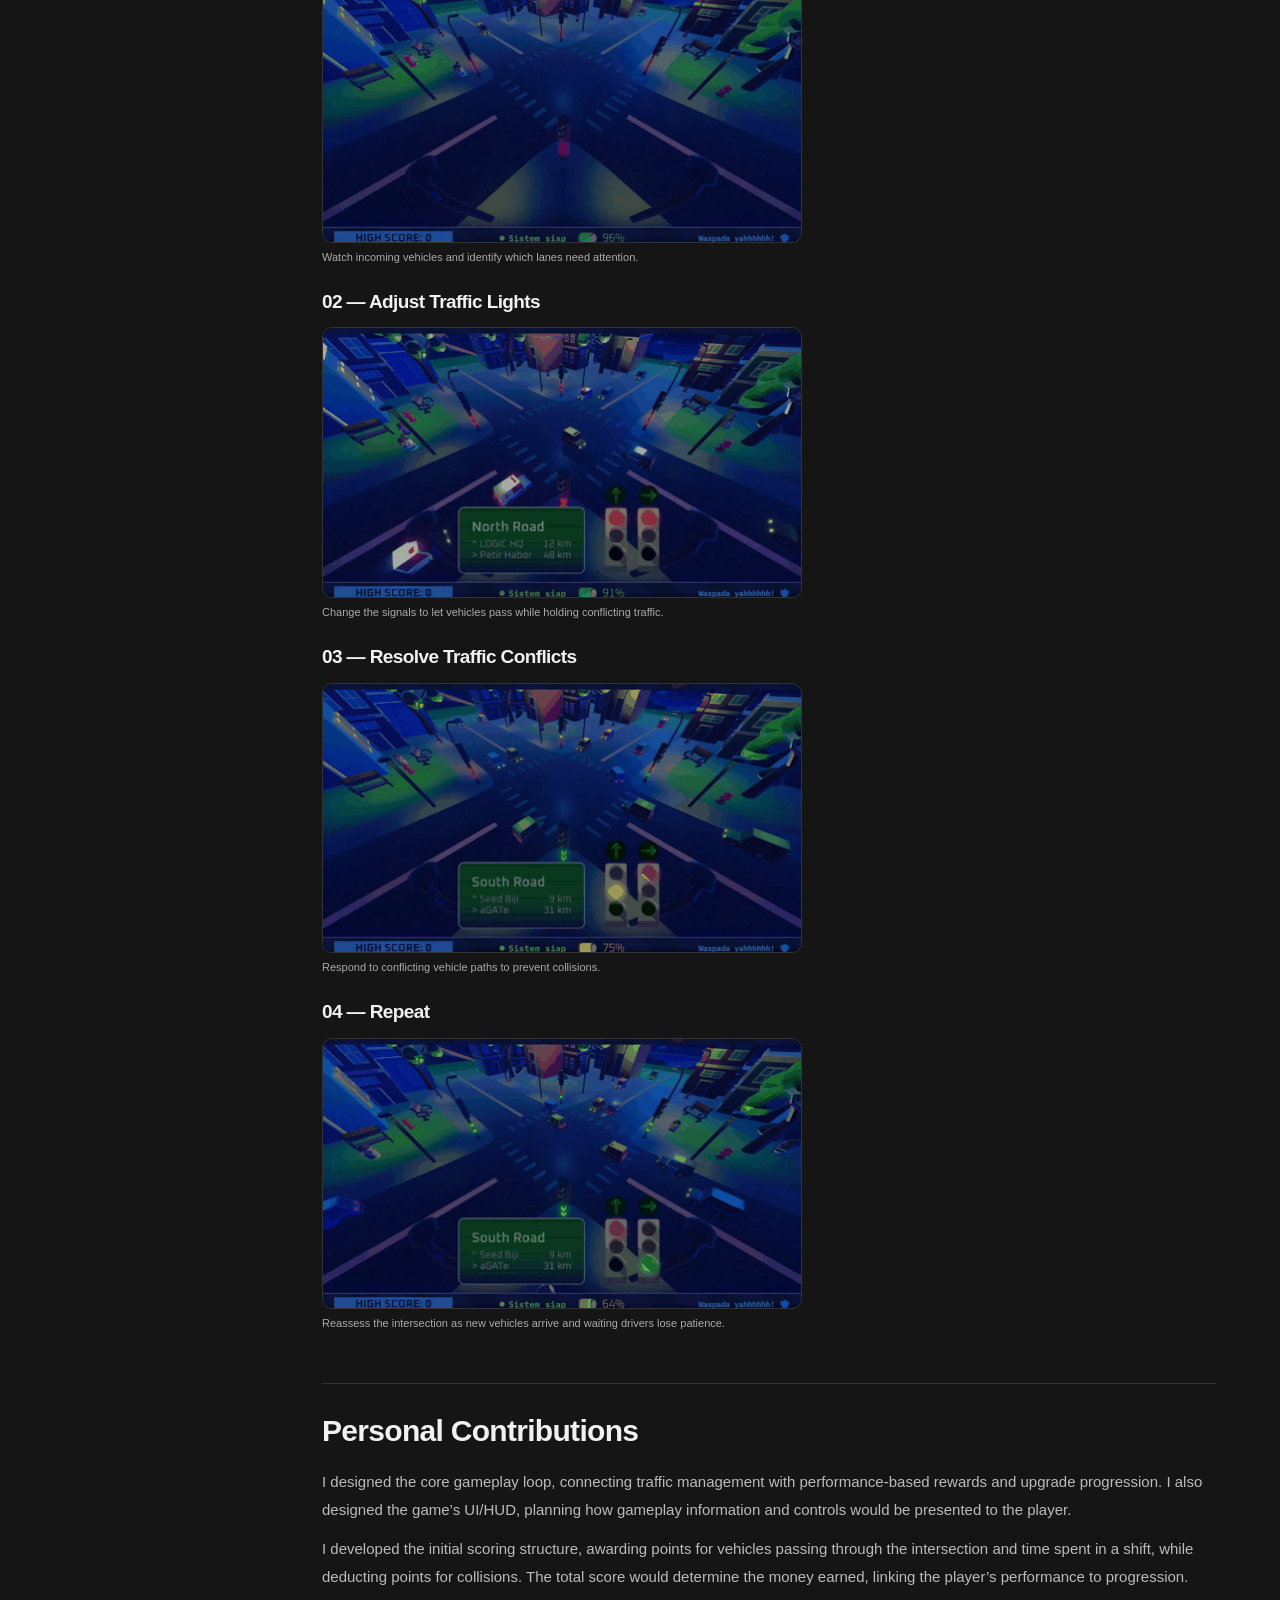
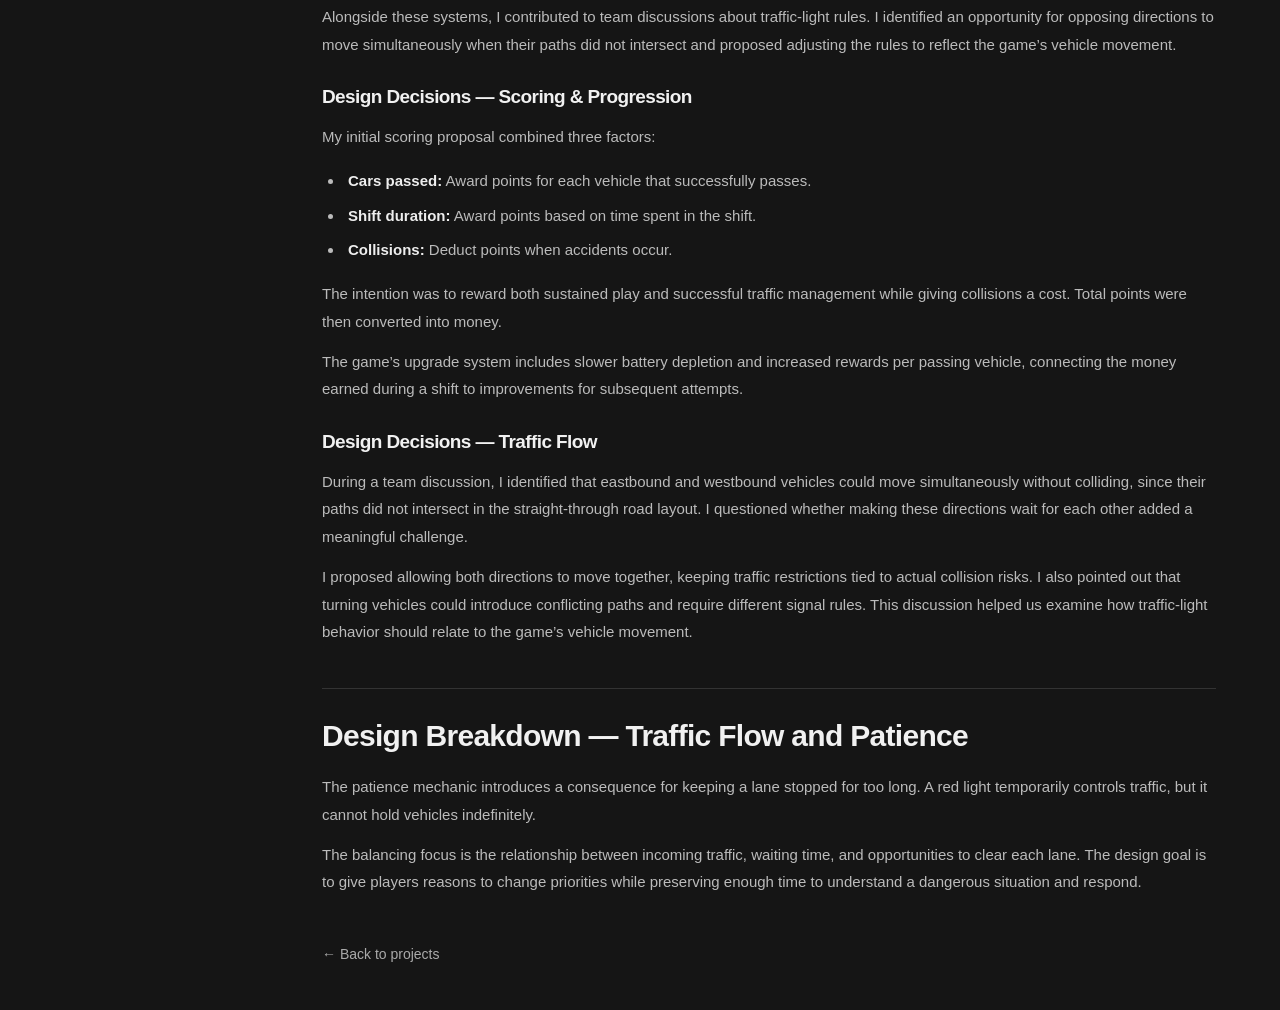
<file: projects/carccident.html>
<!doctype html>
<html lang="en">
<head>
  <meta charset="utf-8">
  <meta name="viewport" content="width=device-width, initial-scale=1">
  <meta name="description" content="Carccident — game design case study by Delvin Susilo.">
  <title>Carccident | Delvin Susilo</title>
  <link rel="stylesheet" href="../style.css">
</head>
<body class="project-page">
  <a class="skip-link" href="#case-content">Skip to case study</a>
  <main class="project-detail case-study" aria-labelledby="game-title">
    <a class="back-link" href="../index.html#projects">← Back to projects</a>
    <header class="detail-header">
      <div class="detail-intro">
        <p class="eyebrow">Delvin Susilo · Game Design Case Study</p>
      <h1 id="game-title">Carccident</h1>
      <dl class="detail-meta"><div><dt>Role</dt><dd>Game Designer</dd></div><div><dt>Design Duration</dt><dd>5 days</dd></div><div><dt>Tools</dt><dd>Unity</dd></div></dl>
      </div>
      <figure class="case-preview project-cover">
        <img src="../assets/carccident.png" alt="Carccident cover art" width="315" height="250">
      </figure>
    </header>
    <div class="case-layout">
      <nav class="case-nav" aria-label="Case study sections">
        <p class="eyebrow">On this page</p>
        <a href="#gameplay">Gameplay</a>
        <a href="#game-description">Game Description</a>
        <a href="#core-loop">Core Loop</a>
        <a href="#personal-contributions">Personal Contributions</a>
        <a href="#design-breakdown">Design Breakdown — Traffic Flow and Patience</a>
      </nav>
      <div class="case-content" id="case-content" tabindex="-1">
        <section class="case-section" id="gameplay">
          <h2>Gameplay</h2>
          <figure class="case-preview">
            <img src="../assets/carccident.gif" alt="Carccident gameplay" loading="lazy">
            <figcaption>Carccident gameplay</figcaption>
          </figure>
        </section>
        <section class="case-section" id="game-description">
          <h2>Game Description</h2>
          <p>Carccident is a traffic-management game where players control traffic lights to keep vehicles moving and prevent collisions. Each vehicle has limited patience. If it waits too long at a red light, it will drive through, creating a new risk at the intersection.</p>
        </section>
        <section class="case-section" id="core-loop">
          <h2>Core Loop</h2>
          <p class="gameplay-loop"><strong>Observe Traffic and Waiting Vehicles → Adjust Traffic Lights → Resolve Traffic Conflicts → Repeat</strong></p>
          <p>Watch incoming vehicles and identify which lanes need attention. Change the traffic lights to let vehicles pass while holding conflicting traffic. Reassess the intersection as new vehicles arrive and waiting drivers lose patience.</p>
          <div class="core-loop-steps">
            <h3>01 — Observe Traffic and Waiting Vehicles</h3>
            <figure class="case-preview">
              <img src="../assets/carccident-core-loop/01-observe-traffic.gif" alt="Observing incoming traffic and vehicles waiting at the intersection" width="480" height="270" loading="lazy">
              <figcaption>Watch incoming vehicles and identify which lanes need attention.</figcaption>
            </figure>
            <h3>02 — Adjust Traffic Lights</h3>
            <figure class="case-preview">
              <img src="../assets/carccident-core-loop/02-adjust-traffic-lights.gif" alt="Adjusting traffic lights to control vehicle movement through the intersection" width="480" height="270" loading="lazy">
              <figcaption>Change the signals to let vehicles pass while holding conflicting traffic.</figcaption>
            </figure>
            <h3>03 — Resolve Traffic Conflicts</h3>
            <figure class="case-preview">
              <img src="../assets/carccident-core-loop/03-resolve-traffic-conflicts.gif" alt="Managing conflicting traffic at the intersection" width="480" height="270" loading="lazy">
              <figcaption>Respond to conflicting vehicle paths to prevent collisions.</figcaption>
            </figure>
            <h3>04 — Repeat</h3>
            <figure class="case-preview">
              <img src="../assets/carccident-core-loop/04-repeat.gif" alt="Continuing to monitor traffic and adjust signals as more vehicles arrive" width="480" height="270" loading="lazy">
              <figcaption>Reassess the intersection as new vehicles arrive and waiting drivers lose patience.</figcaption>
            </figure>
          </div>
        </section>
        <section class="case-section" id="personal-contributions">
          <h2>Personal Contributions</h2>
          <p>I designed the core gameplay loop, connecting traffic management with performance-based rewards and upgrade progression. I also designed the game’s UI/HUD, planning how gameplay information and controls would be presented to the player.</p>
          <p>I developed the initial scoring structure, awarding points for vehicles passing through the intersection and time spent in a shift, while deducting points for collisions. The total score would determine the money earned, linking the player’s performance to progression.</p>
          <p>Alongside these systems, I contributed to team discussions about traffic-light rules. I identified an opportunity for opposing directions to move simultaneously when their paths did not intersect and proposed adjusting the rules to reflect the game’s vehicle movement.</p>
          <h3>Design Decisions — Scoring &amp; Progression</h3>
          <p>My initial scoring proposal combined three factors:</p>
          <ul>
            <li><strong>Cars passed:</strong> Award points for each vehicle that successfully passes.</li>
            <li><strong>Shift duration:</strong> Award points based on time spent in the shift.</li>
            <li><strong>Collisions:</strong> Deduct points when accidents occur.</li>
          </ul>
          <p>The intention was to reward both sustained play and successful traffic management while giving collisions a cost. Total points were then converted into money.</p>
          <p>The game’s upgrade system includes slower battery depletion and increased rewards per passing vehicle, connecting the money earned during a shift to improvements for subsequent attempts.</p>
          <h3>Design Decisions — Traffic Flow</h3>
          <p>During a team discussion, I identified that eastbound and westbound vehicles could move simultaneously without colliding, since their paths did not intersect in the straight-through road layout. I questioned whether making these directions wait for each other added a meaningful challenge.</p>
          <p>I proposed allowing both directions to move together, keeping traffic restrictions tied to actual collision risks. I also pointed out that turning vehicles could introduce conflicting paths and require different signal rules. This discussion helped us examine how traffic-light behavior should relate to the game’s vehicle movement.</p>
        </section>
        <section class="case-section" id="design-breakdown">
          <h2>Design Breakdown — Traffic Flow and Patience</h2>
          <p>The patience mechanic introduces a consequence for keeping a lane stopped for too long. A red light temporarily controls traffic, but it cannot hold vehicles indefinitely.</p>
          <p>The balancing focus is the relationship between incoming traffic, waiting time, and opportunities to clear each lane. The design goal is to give players reasons to change priorities while preserving enough time to understand a dangerous situation and respond.</p>
        </section>
        <a class="back-link" href="../index.html#projects">← Back to projects</a>
      </div>
    </div>
  </main>
</body>
</html>
</file>
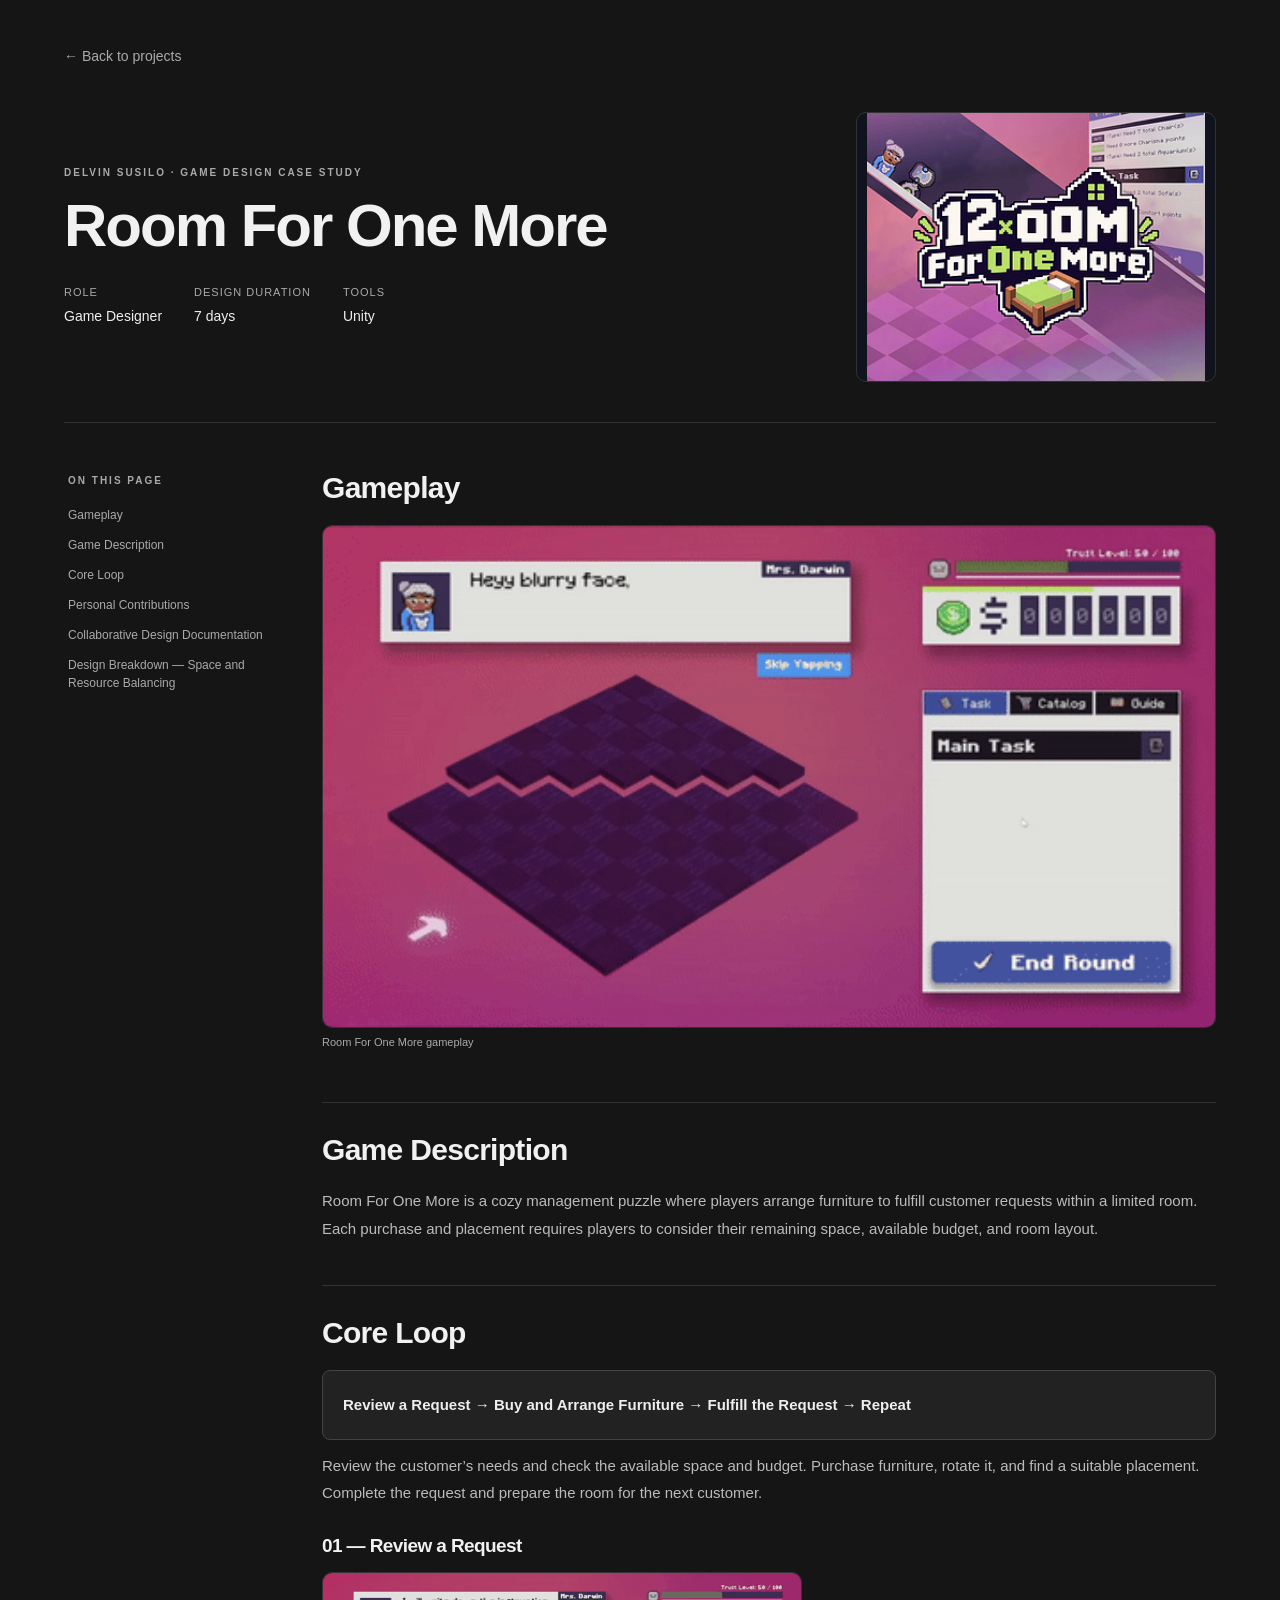
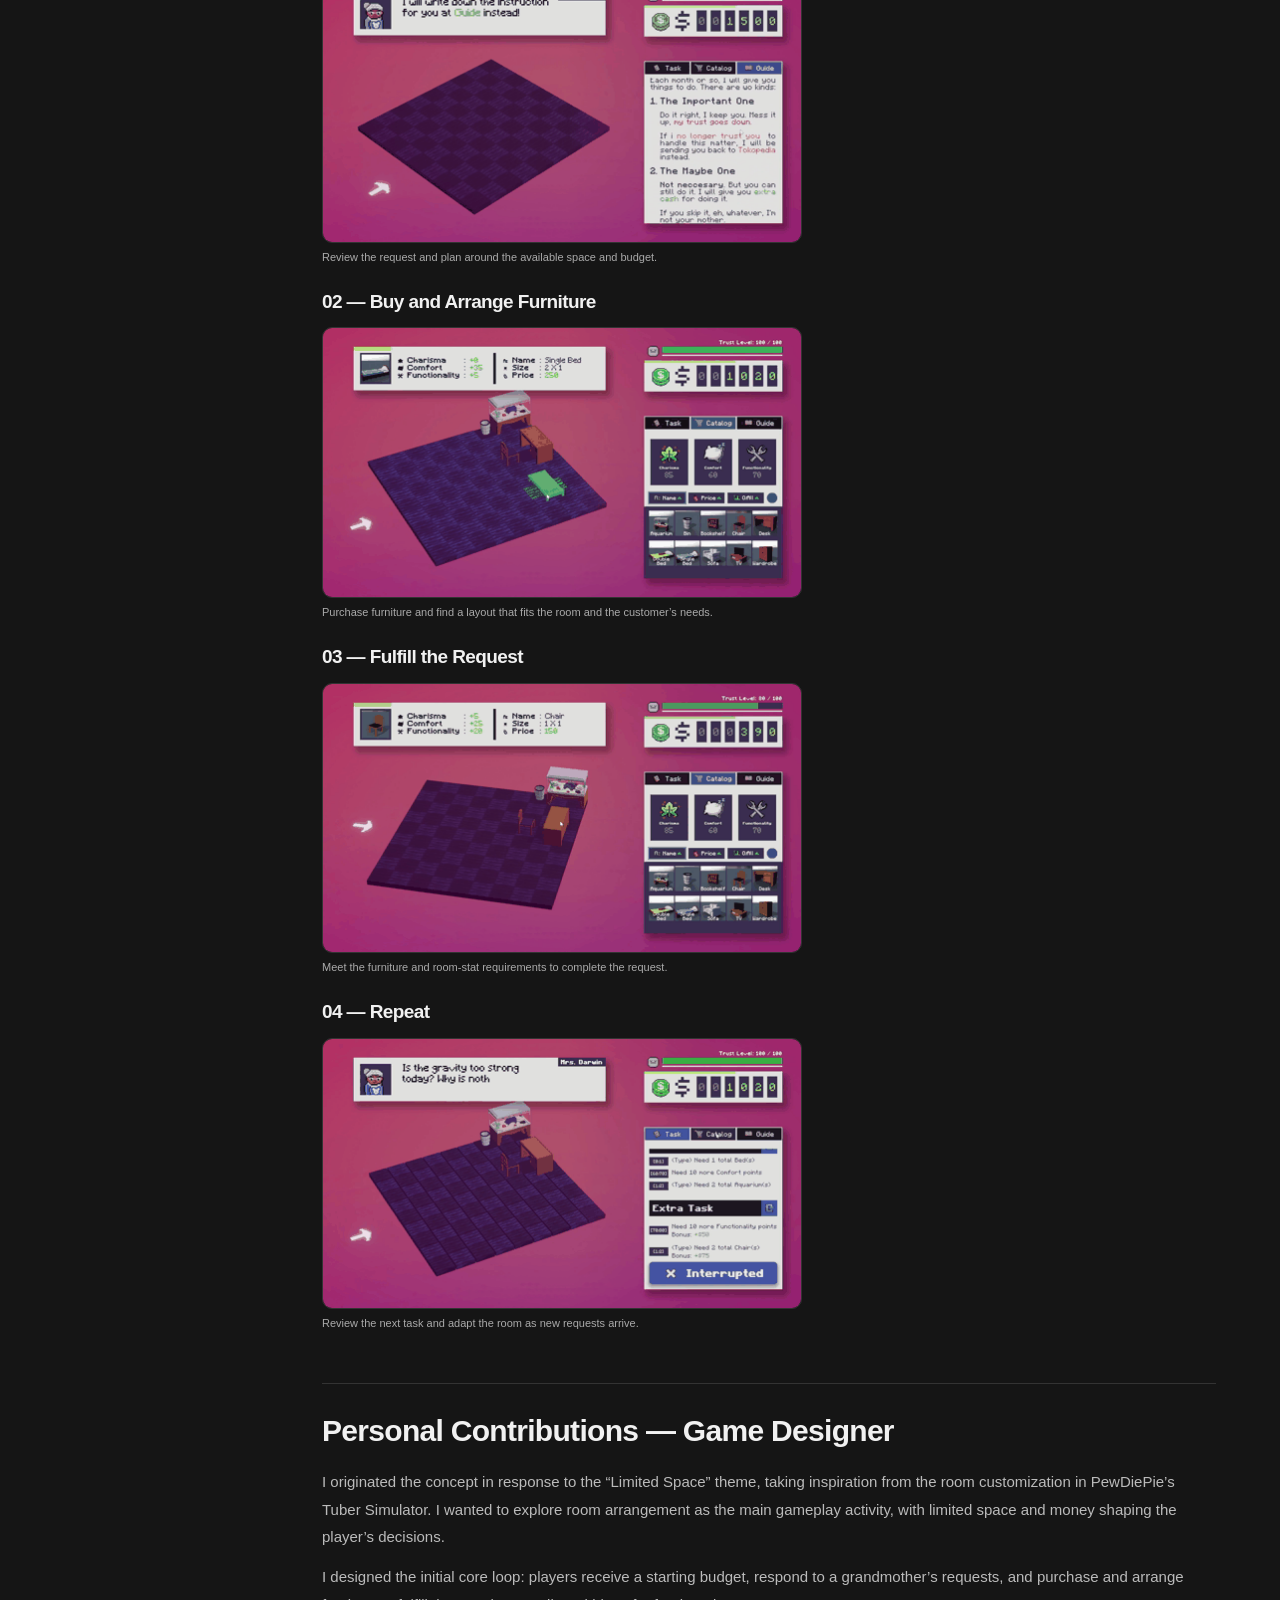
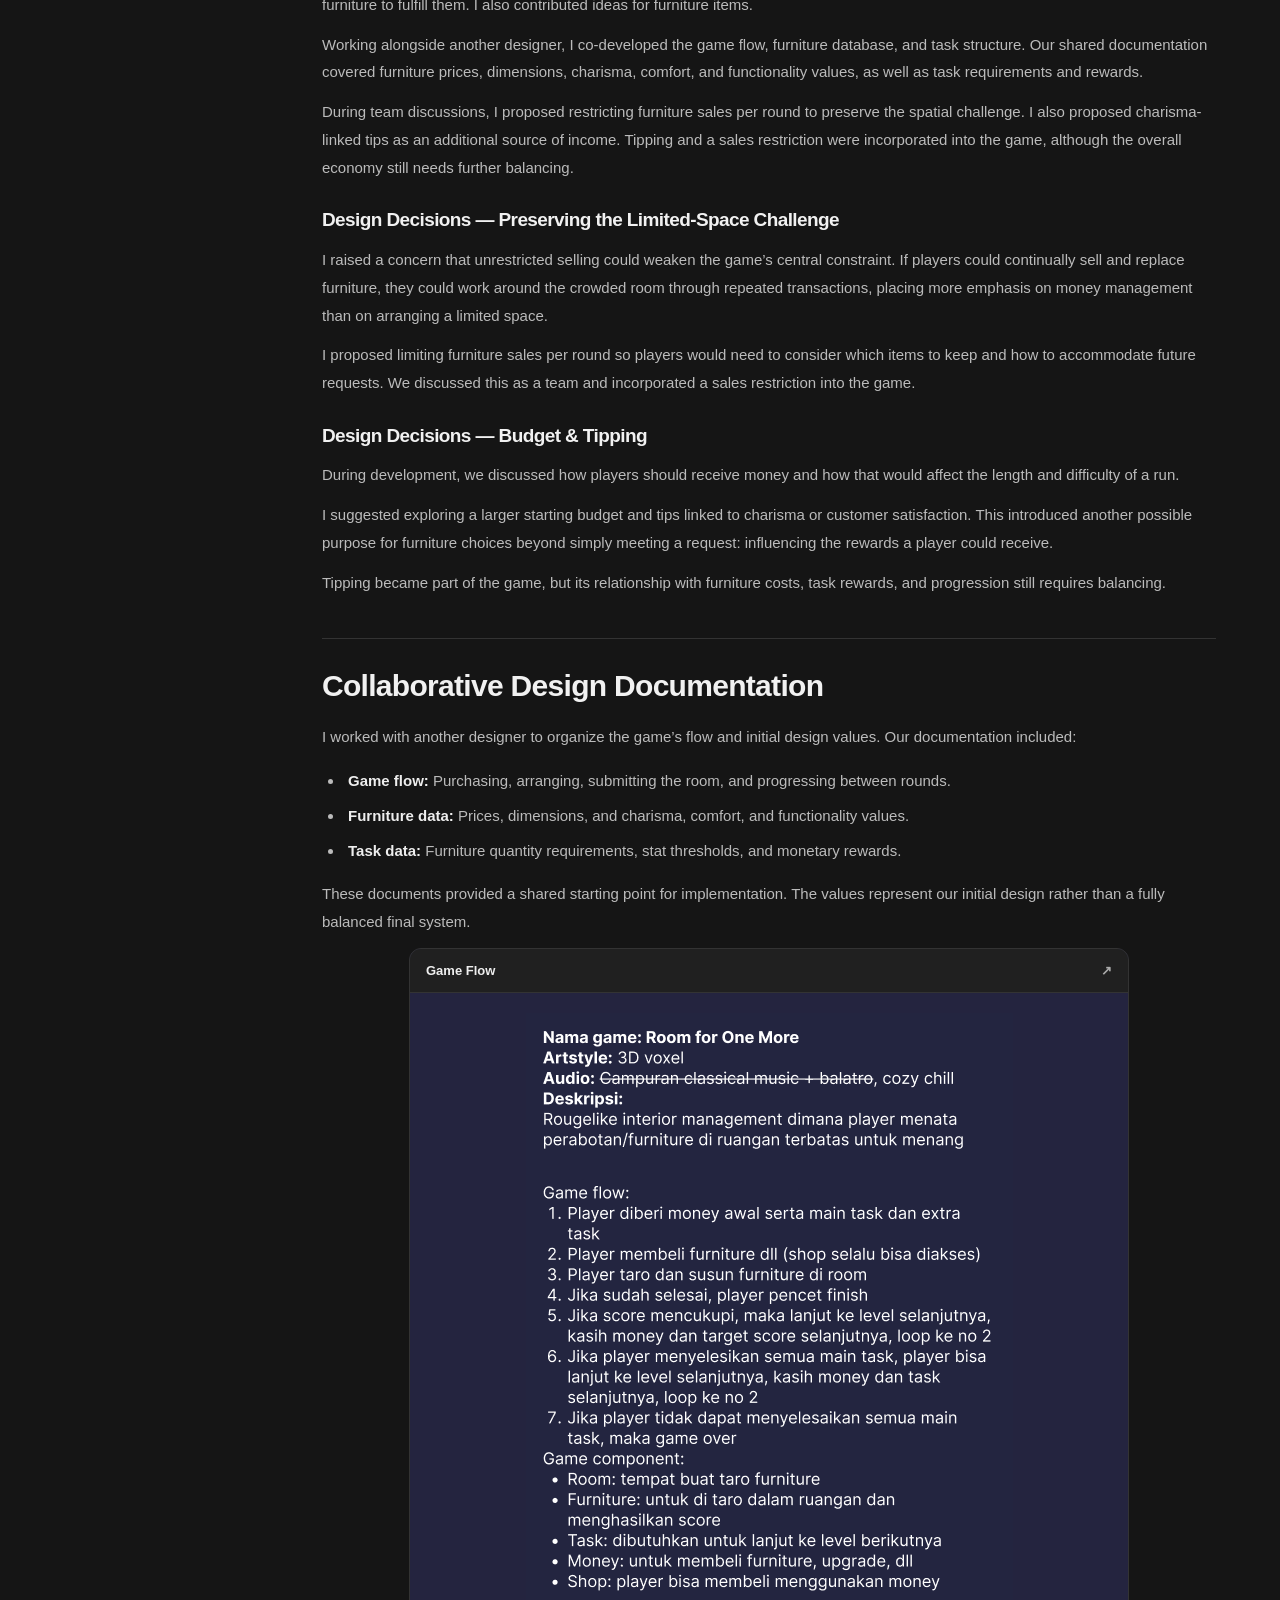
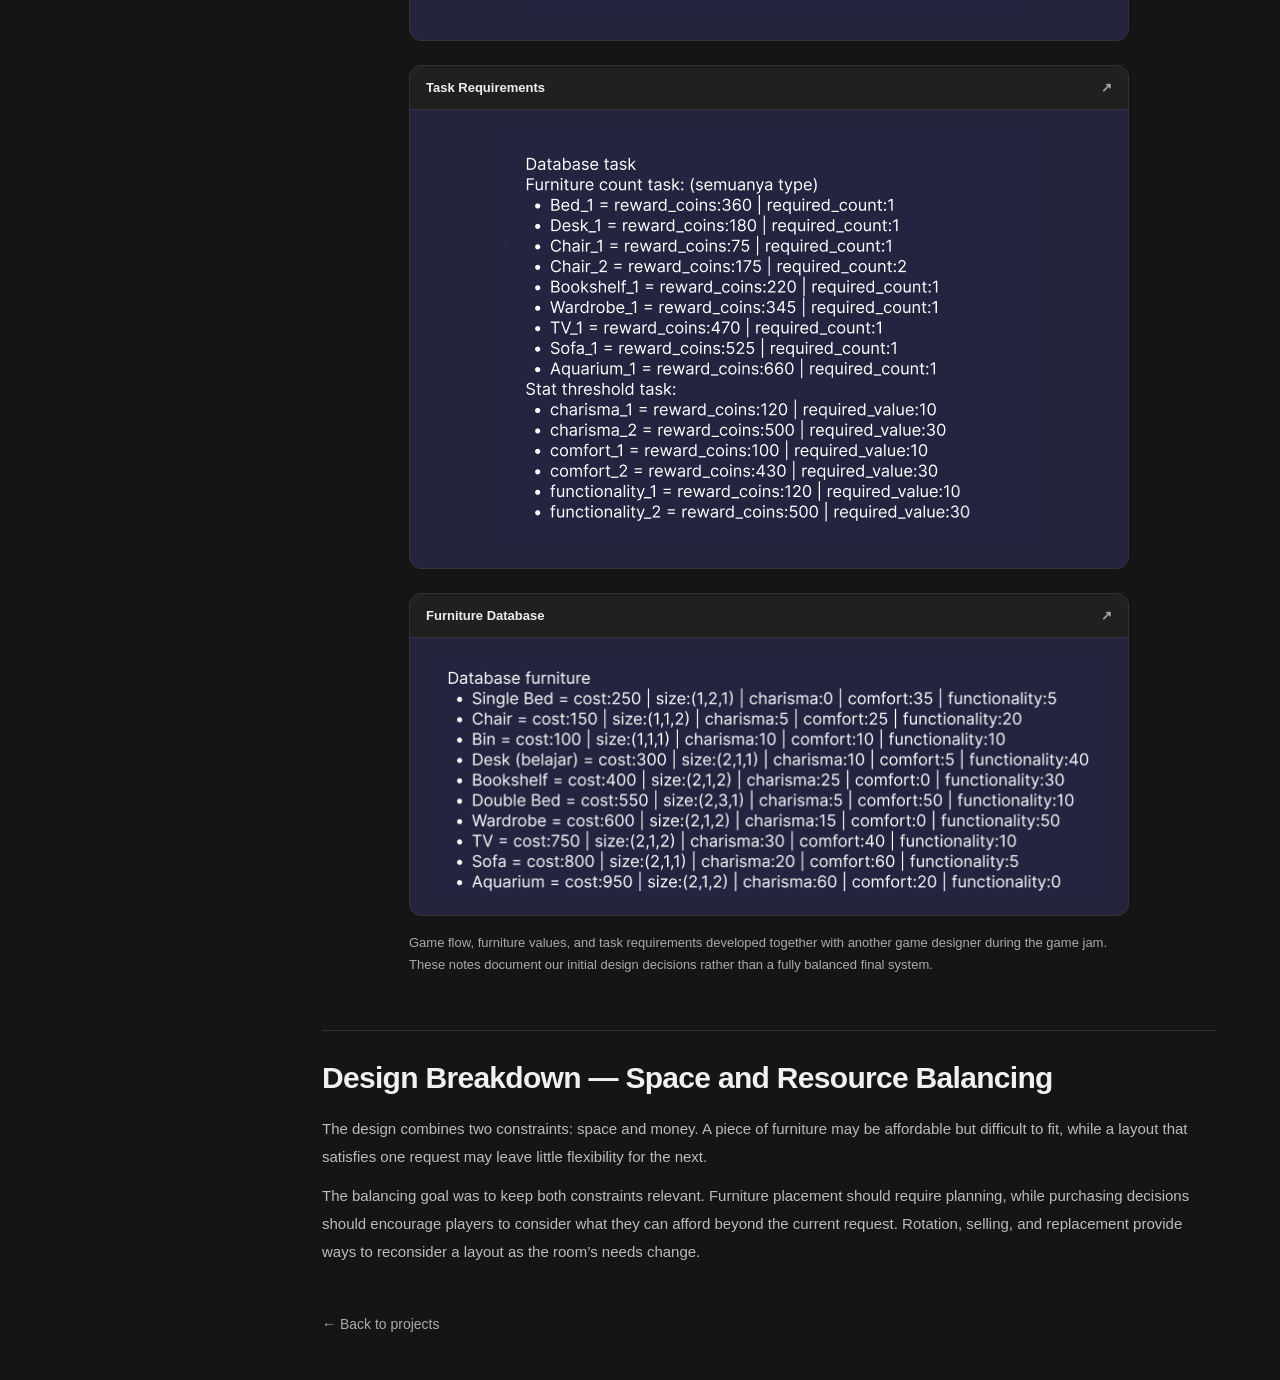
<file: projects/room-for-one-more.html>
<!doctype html>
<html lang="en">
<head>
  <meta charset="utf-8">
  <meta name="viewport" content="width=device-width, initial-scale=1">
  <meta name="description" content="Room For One More — game design case study by Delvin Susilo.">
  <title>Room For One More | Delvin Susilo</title>
  <link rel="stylesheet" href="../style.css">
</head>
<body class="project-page">
  <a class="skip-link" href="#case-content">Skip to case study</a>
  <main class="project-detail case-study" aria-labelledby="game-title">
    <a class="back-link" href="../index.html#projects">← Back to projects</a>
    <header class="detail-header">
      <div class="detail-intro">
        <p class="eyebrow">Delvin Susilo · Game Design Case Study</p>
      <h1 id="game-title">Room For One More</h1>
      <dl class="detail-meta"><div><dt>Role</dt><dd>Game Designer</dd></div><div><dt>Design Duration</dt><dd>7 days</dd></div><div><dt>Tools</dt><dd>Unity</dd></div></dl>
      </div>
      <figure class="case-preview project-cover">
        <img src="../assets/room-for-one-more.png" alt="Room For One More cover art" width="315" height="250">
      </figure>
    </header>
    <div class="case-layout">
      <nav class="case-nav" aria-label="Case study sections">
        <p class="eyebrow">On this page</p>
        <a href="#gameplay">Gameplay</a>
        <a href="#game-description">Game Description</a>
        <a href="#core-loop">Core Loop</a>
        <a href="#personal-contributions">Personal Contributions</a>
        <a href="#collaborative-design-documentation">Collaborative Design Documentation</a>
        <a href="#design-breakdown">Design Breakdown — Space and Resource Balancing</a>
      </nav>
      <div class="case-content" id="case-content" tabindex="-1">
        <section class="case-section" id="gameplay">
          <h2>Gameplay</h2>
          <figure class="case-preview">
            <img src="../assets/room-for-one-more.gif" alt="Room For One More gameplay" loading="lazy">
            <figcaption>Room For One More gameplay</figcaption>
          </figure>
        </section>
        <section class="case-section" id="game-description">
          <h2>Game Description</h2>
          <p>Room For One More is a cozy management puzzle where players arrange furniture to fulfill customer requests within a limited room. Each purchase and placement requires players to consider their remaining space, available budget, and room layout.</p>
        </section>
        <section class="case-section" id="core-loop">
          <h2>Core Loop</h2>
          <p class="gameplay-loop"><strong>Review a Request → Buy and Arrange Furniture → Fulfill the Request → Repeat</strong></p>
          <p>Review the customer’s needs and check the available space and budget. Purchase furniture, rotate it, and find a suitable placement. Complete the request and prepare the room for the next customer.</p>
          <div class="core-loop-steps">
            <h3>01 — Review a Request</h3>
            <figure class="case-preview">
              <img src="../assets/room-for-one-more-core-loop/01-review-request.gif" alt="Reviewing the customer’s instructions and task requirements before furnishing the room" width="480" height="270" loading="lazy">
              <figcaption>Review the request and plan around the available space and budget.</figcaption>
            </figure>
            <h3>02 — Buy and Arrange Furniture</h3>
            <figure class="case-preview">
              <img src="../assets/room-for-one-more-core-loop/02-buy-and-arrange.gif" alt="Selecting furniture from the catalog and positioning it on the room grid" width="480" height="270" loading="lazy">
              <figcaption>Purchase furniture and find a layout that fits the room and the customer’s needs.</figcaption>
            </figure>
            <h3>03 — Fulfill the Request</h3>
            <figure class="case-preview">
              <img src="../assets/room-for-one-more-core-loop/03-fulfill-request.gif" alt="Arranging the requested furniture to meet the customer’s requirements" width="480" height="270" loading="lazy">
              <figcaption>Meet the furniture and room-stat requirements to complete the request.</figcaption>
            </figure>
            <h3>04 — Repeat</h3>
            <figure class="case-preview">
              <img src="../assets/room-for-one-more-core-loop/04-repeat.gif" alt="Customer dialogue and a new task continuing the room-management loop" width="480" height="270" loading="lazy">
              <figcaption>Review the next task and adapt the room as new requests arrive.</figcaption>
            </figure>
          </div>
        </section>
        <section class="case-section" id="personal-contributions">
          <h2>Personal Contributions — Game Designer</h2>
          <p>I originated the concept in response to the “Limited Space” theme, taking inspiration from the room customization in PewDiePie’s Tuber Simulator. I wanted to explore room arrangement as the main gameplay activity, with limited space and money shaping the player’s decisions.</p>
          <p>I designed the initial core loop: players receive a starting budget, respond to a grandmother’s requests, and purchase and arrange furniture to fulfill them. I also contributed ideas for furniture items.</p>
          <p>Working alongside another designer, I co-developed the game flow, furniture database, and task structure. Our shared documentation covered furniture prices, dimensions, charisma, comfort, and functionality values, as well as task requirements and rewards.</p>
          <p>During team discussions, I proposed restricting furniture sales per round to preserve the spatial challenge. I also proposed charisma-linked tips as an additional source of income. Tipping and a sales restriction were incorporated into the game, although the overall economy still needs further balancing.</p>
          <h3>Design Decisions — Preserving the Limited-Space Challenge</h3>
          <p>I raised a concern that unrestricted selling could weaken the game’s central constraint. If players could continually sell and replace furniture, they could work around the crowded room through repeated transactions, placing more emphasis on money management than on arranging a limited space.</p>
          <p>I proposed limiting furniture sales per round so players would need to consider which items to keep and how to accommodate future requests. We discussed this as a team and incorporated a sales restriction into the game.</p>
          <h3>Design Decisions — Budget &amp; Tipping</h3>
          <p>During development, we discussed how players should receive money and how that would affect the length and difficulty of a run.</p>
          <p>I suggested exploring a larger starting budget and tips linked to charisma or customer satisfaction. This introduced another possible purpose for furniture choices beyond simply meeting a request: influencing the rewards a player could receive.</p>
          <p>Tipping became part of the game, but its relationship with furniture costs, task rewards, and progression still requires balancing.</p>
        </section>
        <section class="case-section" id="collaborative-design-documentation">
          <h2>Collaborative Design Documentation</h2>
          <p>I worked with another designer to organize the game’s flow and initial design values. Our documentation included:</p>
          <ul>
            <li><strong>Game flow:</strong> Purchasing, arranging, submitting the room, and progressing between rounds.</li>
            <li><strong>Furniture data:</strong> Prices, dimensions, and charisma, comfort, and functionality values.</li>
            <li><strong>Task data:</strong> Furniture quantity requirements, stat thresholds, and monetary rewards.</li>
          </ul>
          <p>These documents provided a shared starting point for implementation. The values represent our initial design rather than a fully balanced final system.</p>
          <figure class="case-preview design-documentation">
            <div class="documentation-grid">
              <a class="documentation-card" href="../assets/room-for-one-more-game-flow.png">
                <span class="documentation-label">Game Flow <span aria-hidden="true">↗</span></span>
                <span class="documentation-image"><img src="../assets/room-for-one-more-game-flow.png" alt="Initial Room for One More game flow and game components" width="487" height="607" loading="lazy"></span>
              </a>
              <a class="documentation-card" href="../assets/room-for-one-more-task-database.png">
                <span class="documentation-label">Task Requirements <span aria-hidden="true">↗</span></span>
                <span class="documentation-image"><img src="../assets/room-for-one-more-task-database.png" alt="Collaborative task database with furniture counts, stat thresholds, and coin rewards" width="529" height="418" loading="lazy"></span>
              </a>
              <a class="documentation-card documentation-card-wide" href="../assets/room-for-one-more-furniture-database.png">
                <span class="documentation-label">Furniture Database <span aria-hidden="true">↗</span></span>
                <span class="documentation-image"><img src="../assets/room-for-one-more-furniture-database.png" alt="Collaborative furniture database with prices, dimensions, charisma, comfort, and functionality values" width="681" height="238" loading="lazy"></span>
              </a>
            </div>
            <figcaption>Game flow, furniture values, and task requirements developed together with another game designer during the game jam. These notes document our initial design decisions rather than a fully balanced final system.</figcaption>
          </figure>
        </section>
        <section class="case-section" id="design-breakdown">
          <h2>Design Breakdown — Space and Resource Balancing</h2>
          <p>The design combines two constraints: space and money. A piece of furniture may be affordable but difficult to fit, while a layout that satisfies one request may leave little flexibility for the next.</p>
          <p>The balancing goal was to keep both constraints relevant. Furniture placement should require planning, while purchasing decisions should encourage players to consider what they can afford beyond the current request. Rotation, selling, and replacement provide ways to reconsider a layout as the room’s needs change.</p>
        </section>
        <a class="back-link" href="../index.html#projects">← Back to projects</a>
      </div>
    </div>
  </main>
</body>
</html>
</file>
<file: style.css>
﻿:root {
  color-scheme: dark;
  font-family: "Segoe UI", Arial, sans-serif;
  color: #f1f1f1;
  background: #151515;
  --muted: #aaa;
  --accent: #f5f5f5;
  --line: #333;
}
* { box-sizing: border-box; }
body { margin: 0; display: grid; grid-template-columns: minmax(300px, 32%) minmax(0, 1fr); height: 100vh; height: 100dvh; overflow: hidden; }
a { color: inherit; text-decoration: none; }
a:hover { color: var(--accent); }
a:focus-visible, main:focus-visible { outline: 2px solid var(--accent); outline-offset: -2px; }
img[hidden] { display: none; }
.accent { color: var(--accent); }
.eyebrow { margin: 0; font-size: 10px; font-weight: 600; letter-spacing: 2px; text-transform: uppercase; color: var(--muted); }
.skip-link { position: fixed; top: -100px; left: 16px; z-index: 10; padding: 12px; background: var(--accent); color: #151515; }
.skip-link:focus { top: 16px; }

/* Independent desktop panels. The profile can also scroll on short screens. */
.profile { display: flex; flex-direction: column; padding: 32px clamp(24px, 3.5vw, 64px) 24px; border-right: 1px solid var(--line); background: #1c1c1c; overflow-y: auto; }
.profile-top { display: flex; justify-content: space-between; align-items: center; gap: 18px; }
.profile-top .eyebrow { font-size: 9px; letter-spacing: 1.3px; text-align: right; }
.profile-content { margin: auto 0; padding: 38px 0; }
.portrait { width: 128px; height: 148px; position: relative; border-radius: 64px 64px 18px 18px; background: #333; display: grid; place-items: center; margin-bottom: 30px; }
.portrait img { position: absolute; inset: 0; width: 100%; height: 100%; object-fit: cover; border-radius: inherit; transform-origin: top left; transition: transform 250ms ease, box-shadow 250ms ease; }
@media (hover: hover) and (pointer: fine) {
  .portrait:hover { z-index: 2; }
  .portrait:hover img { transform: scale(2); box-shadow: 0 12px 32px #0008; }
}
.introduction { margin-bottom: 10px; }
h1 { font-size: clamp(44px, 4.8vw, 72px); line-height: 1.02; letter-spacing: -3px; font-weight: 650; margin: 0 0 17px; }
.surname { display: block; }
.role { color: var(--accent); font-size: 16px; font-weight: 500; margin: 0 0 12px; }
.bio { max-width: 360px; font-size: 14px; line-height: 1.8; color: var(--muted); margin: 0; }
.contact-block { border-top: 1px solid var(--line); margin-top: 20px; padding-top: 18px; }
.email { display: flex; justify-content: space-between; gap: 8px; font-size: 13px; margin: 13px 0 20px; overflow-wrap: anywhere; }
.social-links { display: flex; flex-wrap: wrap; gap: 10px; }
.social-links a { display: inline-flex; align-items: center; justify-content: center; width: 44px; height: 44px; border: 1px solid #444; border-radius: 5px; }
.social-links a:hover { background: #303030; border-color: var(--accent); }
.social-links svg { display: block; width: 22px; height: 22px; }
.profile-bottom { margin: 0; font-size: 11px; color: var(--muted); }

main { min-width: 0; overflow-y: auto; padding: 28px clamp(20px, 3vw, 48px) 20px; scrollbar-color: #555 #151515; scroll-behavior: smooth; }
.projects-header { display: flex; justify-content: space-between; align-items: flex-end; gap: 16px; max-width: 960px; margin: 0 auto 20px; }
.projects-header h2 { font-size: clamp(28px, 2.8vw, 38px); line-height: 1.15; font-weight: 550; letter-spacing: -1.8px; margin: 12px 0 0; }
.project-count { color: var(--muted); font-size: 11px; letter-spacing: 1px; white-space: nowrap; padding-bottom: 6px; }
.projects-intro { max-width: 960px; margin: 10px auto 20px; font-size: 14px; color: var(--muted); line-height: 1.6; }
.project-list { display: grid; grid-template-columns: repeat(2, minmax(0, 1fr)); gap: 16px; max-width: 960px; margin: auto; }
.project { min-width: 0; display: flex; flex-direction: column; border: 1px solid var(--line); border-radius: 12px; overflow: hidden; background: #1e1e1e; }
.preview { position: relative; aspect-ratio: var(--preview-ratio, 500 / 281); flex-shrink: 0; overflow: hidden; background: var(--preview-bg); color: var(--preview-ink); }
.project-aid { --preview-ratio: 1280 / 720; --preview-bg: #292929; --preview-ink: #eee; }
.project-carccident { --preview-bg: #303030; --preview-ink: #eee; }
.project-butt { --preview-bg: #363636; --preview-ink: #eee; }
.project-room { --preview-bg: #262626; --preview-ink: #eee; }
.preview-placeholder { height: 100%; display: flex; flex-direction: column; align-items: center; justify-content: center; gap: 8px; padding: 16px; text-align: center; background-image: linear-gradient(#ffffff05 1px, transparent 1px), linear-gradient(90deg, #ffffff05 1px, transparent 1px); background-size: 36px 36px; }
.preview-kicker { font-size: 8px; text-transform: uppercase; letter-spacing: 2px; }
.preview-name { font-size: clamp(23px, 2.6vw, 38px); font-weight: 750; letter-spacing: -1px; line-height: 1; }
.preview-note { font-size: 10px; opacity: .75; }
.preview img { position: absolute; inset: 0; width: 100%; height: 100%; object-fit: contain; background: #111; }
.project-number { position: absolute; top: 10px; left: 10px; padding: 5px 8px; border: 1px solid #ffffff30; border-radius: 4px; font-size: 10px; color: #eee; background: #1115; }
.project-copy { padding: 14px 16px; display: flex; flex-direction: column; flex: 1; }
.project-title { display: flex; align-items: center; justify-content: space-between; flex-wrap: wrap; gap: 10px; }
h3 { font-size: 19px; letter-spacing: -.6px; font-weight: 600; margin: 0; }
.genre { font-size: 10px; color: #bbb; border: 1px solid #404040; padding: 3px 7px; border-radius: 30px; }
.project-copy p { font-size: 12px; line-height: 1.5; color: var(--muted); margin: 9px 0 12px; }
.project-footer { margin-top: auto; border-top: 1px solid var(--line); padding-top: 10px; display: flex; justify-content: space-between; align-items: center; flex-wrap: wrap; gap: 12px; font-size: 11px; color: var(--muted); }
.project-meta { display: flex; flex-wrap: wrap; gap: 10px 18px; margin: 0 0 12px; font-size: 11px; }
.project-meta dt { color: var(--muted); font-size: 10px; margin-bottom: 3px; }
.project-meta dd { margin: 0; }
.contributions { border-top: 1px solid var(--line); padding: 10px 0; font-size: 12px; }
.contributions summary { cursor: pointer; line-height: 1.6; }
.contributions summary:hover { color: #fff; }
.contributions summary:focus-visible { outline: 2px solid var(--accent); outline-offset: 3px; }
.contributions p { margin-bottom: 0; }
.draft-label { display: inline-block; margin-left: 5px; font-size: 9px; color: var(--muted); }
.project-footer a { font-size: 12px; color: var(--accent); margin-left: auto; }
.project-footer a:hover { text-decoration: underline; text-underline-offset: 4px; }
.project-footer a span { margin-left: 8px; }
.page-footer { max-width: 960px; margin: 18px auto 0; display: flex; justify-content: space-between; flex-wrap: wrap; gap: 16px; font-size: 11px; color: var(--muted); }

@media (min-width: 761px) and (max-height: 740px) {
  main { padding-top: 20px; }
  .projects-header h2 { font-size: 30px; margin-top: 8px; }
  .projects-intro { margin-bottom: 14px; }
  .project-list { gap: 12px; }
  .project-list { max-width: min(960px, calc((100dvh - 360px) * 1.78)); min-width: min(100%, 480px); }
  .project-copy { padding: 12px; }
  .project-title { gap: 4px; }
  .project-footer { gap: 6px; }
}

@media (max-width: 760px) {
  body { display: block; height: auto; overflow: auto; }
  .profile { padding: 24px; border-right: 0; border-bottom: 1px solid var(--line); overflow: visible; }
  .profile-content { padding: 32px 0 26px; }
  .portrait { width: 105px; height: 120px; margin-bottom: 24px; }
  h1 { font-size: 54px; }
  .surname { display: inline; }
  .bio, .contact-block { max-width: 430px; }
  main { overflow: visible; padding: 34px 20px 24px; }
  .project-list { grid-template-columns: 1fr; }
  .preview { height: auto; }
  .preview-name { font-size: clamp(28px, 7vw, 50px); }
  .preview-placeholder { gap: 12px; }
  .project-copy { padding: 20px; }
}
@media (prefers-reduced-motion: reduce) {
  main { scroll-behavior: auto; }
  .portrait img { transition: none; }
}





.bio p { margin: 12px 0 0; }
.bio strong { color: #eee; font-weight: 600; }
.bio h2 { margin-top: 24px; }


.about-skills { margin-top: 24px; }
.skill-tags { display: flex; flex-wrap: wrap; gap: 8px; list-style: none; padding: 0; margin: 12px 0 0; }
.skill-tags li { border: 1px solid var(--line); border-radius: 5px; padding: 5px 9px; font-size: 12px; line-height: 1.5; color: #ddd; background: #222; }

.tool-icons { display: flex; flex-wrap: wrap; gap: 10px; list-style: none; padding: 0; margin: 12px 0 0; }
.tool-icon { position: relative; display: flex; align-items: center; justify-content: center; width: 44px; height: 44px; border: 1px solid #444; border-radius: 5px; background: #222; }
.tool-icon img { display: block; object-fit: contain; filter: grayscale(1); }
.tool-icon:hover, .tool-icon:focus-visible { border-color: var(--accent); background: #303030; }
.tool-icon:focus-visible { outline: 2px solid var(--accent); outline-offset: 3px; }
.tool-icon::after { content: attr(data-tooltip); position: absolute; bottom: calc(100% + 8px); left: 50%; transform: translateX(-50%); padding: 4px 7px; background: #f1f1f1; color: #151515; border-radius: 4px; font-size: 11px; white-space: nowrap; pointer-events: none; opacity: 0; z-index: 2; }
.tool-icon:hover::after, .tool-icon:focus-visible::after { opacity: 1; }

/* Stretch each title link over its card, keeping nested controls independent. */
.project { position: relative; isolation: isolate; }
.project-link::after { content: ""; position: absolute; inset: 0; z-index: 1; border-radius: 12px; }
.project:has(.project-link:hover), .project:focus-within { border-color: #888; }
.project-link:focus-visible { outline: none; }
.project-link:focus-visible::after { outline: 2px solid var(--accent); outline-offset: -3px; }
.project .contributions, .project-footer a { position: relative; z-index: 2; }

body.project-page { display: block; height: auto; min-height: 100vh; overflow: auto; }
.project-detail { max-width: 960px; margin: 0 auto; padding: 40px 24px; overflow: visible; }
.back-link { display: inline-block; padding: 8px 0; font-size: 14px; color: var(--muted); }
.detail-header { display: grid; grid-template-columns: minmax(0, 1.4fr) minmax(0, 1fr); align-items: center; gap: clamp(24px, 4vw, 48px); margin: 40px 0 48px; padding-bottom: 40px; border-bottom: 1px solid var(--line); }
.detail-intro { min-width: 0; }
.detail-header h1 { margin: 16px 0 28px; font-size: clamp(36px, 5vw, 60px); line-height: 1.08; letter-spacing: -2px; }
.detail-meta { display: flex; flex-wrap: wrap; gap: 20px 32px; margin: 0; }
.detail-meta dt { margin-bottom: 8px; font-size: 11px; color: var(--muted); text-transform: uppercase; letter-spacing: 1px; }
.detail-meta dd { margin: 0; font-size: 14px; line-height: 1.5; color: #eee; }
.detail-placeholder { padding: 28px; border: 1px solid var(--line); border-radius: 12px; background: #1e1e1e; color: var(--muted); }
.detail-placeholder p { margin: 0; line-height: 1.7; }

/* Case studies share the portfolio's monochrome palette. */
.project-detail.case-study { max-width: 1200px; }
.case-layout { display: grid; grid-template-columns: 210px minmax(0, 1fr); gap: 48px; align-items: start; }
.case-nav { position: sticky; top: 24px; display: flex; flex-direction: column; gap: 12px; max-height: calc(100dvh - 48px); overflow-y: auto; padding: 4px; }
.case-nav .eyebrow { margin-bottom: 8px; }
.case-nav a { font-size: 12px; line-height: 1.5; color: var(--muted); }
.case-nav a:hover { color: #fff; text-decoration: underline; text-underline-offset: 4px; }
.case-content { min-width: 0; }
.case-section { padding: 30px 0; border-top: 1px solid var(--line); scroll-margin-top: 24px; }
.case-section:first-child { padding-top: 0; border-top: 0; }
.case-section h2 { margin: 0 0 20px; font-size: clamp(23px, 3vw, 30px); letter-spacing: -.7px; font-weight: 600; }
.case-section h3 { margin: 26px 0 12px; font-size: 19px; line-height: 1.4; }
.case-section p, .case-section li { font-size: 15px; line-height: 1.85; color: #bbb; overflow-wrap: anywhere; }
.case-section p { margin: 12px 0; }
.case-section strong { color: #eee; font-weight: 600; }
.case-section ul { padding-left: 22px; }
.case-section li { padding-left: 4px; margin-bottom: 7px; }
.case-section a { text-decoration: underline; text-underline-offset: 5px; color: #eee; }
.case-preview { margin: 0 0 24px; }
.case-preview img { display: block; width: 100%; height: auto; border: 1px solid var(--line); border-radius: 10px; }
.case-preview figcaption { margin-top: 8px; color: var(--muted); font-size: 11px; }
.documentation-grid { display: grid; grid-template-columns: minmax(0, 1fr); gap: 24px; max-width: 720px; margin-inline: auto; }
.design-documentation .documentation-card { display: flex; flex-direction: column; min-width: 0; overflow: hidden; border: 1px solid var(--line); border-radius: 12px; background: #24243f; text-decoration: none; transition: border-color .2s; }
.documentation-card:hover { border-color: #888; }
.documentation-card:focus-visible { outline: 2px solid var(--accent); outline-offset: 4px; }
.documentation-label { display: flex; justify-content: space-between; gap: 12px; padding: 14px 16px; background: #202020; border-bottom: 1px solid var(--line); font-size: 13px; font-weight: 600; }
.documentation-label > span { color: var(--muted); }
.documentation-image { display: flex; align-items: flex-start; justify-content: center; padding: 20px; }
.design-documentation img { width: auto; max-width: 100%; height: auto; border: 0; border-radius: 0; }
.documentation-card-wide { grid-column: 1 / -1; }
.design-documentation figcaption { max-width: 720px; margin: 16px auto 0; font-size: 13px; line-height: 1.7; }
.project-cover { width: 100%; max-width: 360px; min-width: 0; margin: 0; justify-self: end; }
.project-cover img { aspect-ratio: 4 / 3; object-fit: contain; background: #10131d; }
.case-section .case-note { padding: 12px 16px; border-left: 2px solid #777; background: #202020; font-size: 13px; }
.gameplay-loop { padding: 20px; border: 1px solid #444; border-radius: 8px; background: #222; }
.core-loop-steps .case-preview { max-width: 480px; }
@media (max-width: 900px) {
  .case-layout { grid-template-columns: 1fr; gap: 32px; }
  .case-nav { position: static; max-height: none; flex-direction: row; flex-wrap: wrap; gap: 10px 18px; }
  .case-nav .eyebrow { width: 100%; }
  .case-nav a { border-bottom: 1px solid var(--line); padding-bottom: 4px; }
  .detail-header { margin-top: 32px; }
}
@media (max-width: 640px) {
  .documentation-grid { grid-template-columns: minmax(0, 1fr); gap: 16px; }
  .documentation-image { padding: 8px; }
  .detail-header { grid-template-columns: minmax(0, 1fr); gap: 24px; margin-bottom: 32px; padding-bottom: 28px; }
  .project-cover { max-width: 360px; justify-self: center; }
  .detail-meta { gap: 16px 24px; }
}
</file>
